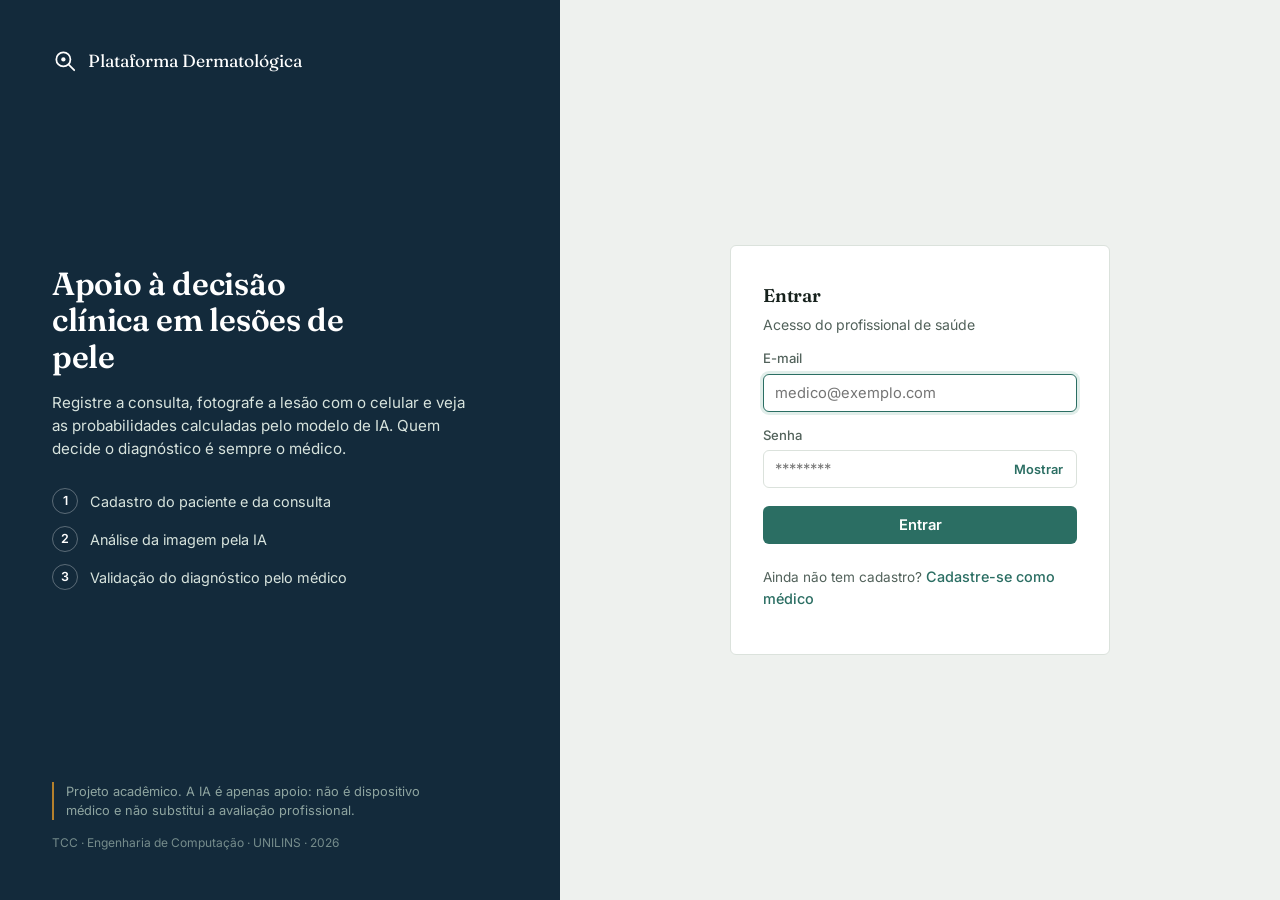
<file: backend/src/main/resources/static/index.html>
<!DOCTYPE html>
<html lang="pt-br">
<head><meta charset="UTF-8">
  <meta name="viewport" content="width=device-width, initial-scale=1">
  <meta name="theme-color" content="#132A3B"><title>Redirecionando...</title>
<script>window.location.href = "login.html";</script>
</head>
<body></body>
</html>
</file>
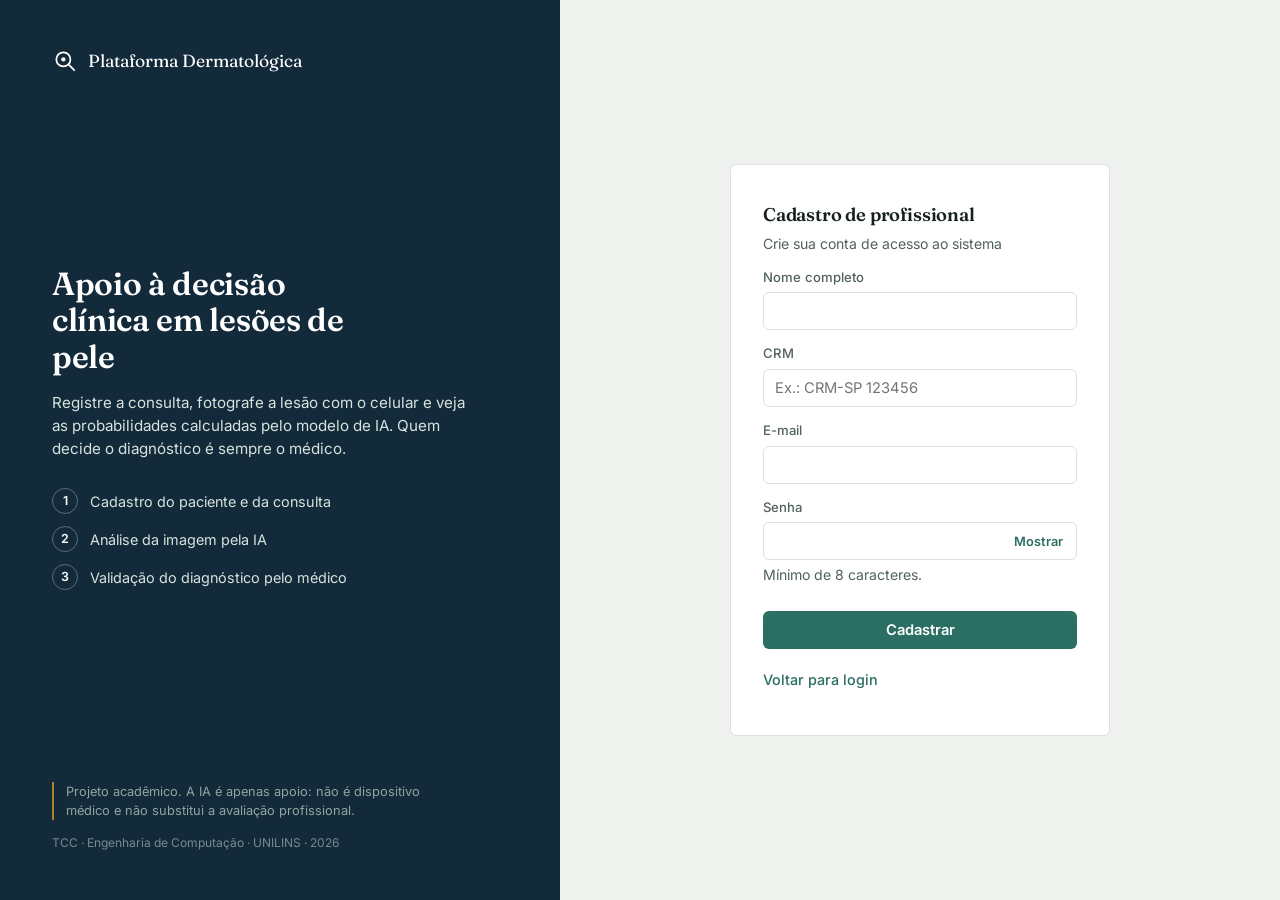
<file: backend/src/main/resources/static/cadastro-medico.html>
<!DOCTYPE html>
<html lang="pt-br">
<head>
  <meta charset="UTF-8">
  <meta name="viewport" content="width=device-width, initial-scale=1">
  <meta name="theme-color" content="#132A3B">
  <title>Cadastro de Médico - Plataforma Dermatológica</title>
  <link rel="icon" href="data:image/svg+xml,%3Csvg xmlns='http://www.w3.org/2000/svg' viewBox='0 0 24 24'%3E%3Crect width='24' height='24' rx='5' fill='%23132A3B'/%3E%3Ccircle cx='10.5' cy='10.5' r='5.5' fill='none' stroke='%23fff' stroke-width='1.8'/%3E%3Ccircle cx='10.5' cy='10.5' r='1.8' fill='%23fff'/%3E%3Cline x1='14.6' y1='14.6' x2='19' y2='19' stroke='%23fff' stroke-width='1.8' stroke-linecap='round'/%3E%3C/svg%3E">
  <link rel="stylesheet" href="css/style.css">
</head>
<body>
  <div class="auth-shell auth-split">
    <section class="auth-painel">
      <div class="auth-painel-marca">
        <svg width="26" height="26" viewBox="0 0 24 24" fill="none" stroke="#fff" stroke-width="1.6">
          <circle cx="10.5" cy="10.5" r="6.5"/>
          <circle cx="10.5" cy="10.5" r="2" fill="#fff" stroke="none"/>
          <line x1="15.2" y1="15.2" x2="20.5" y2="20.5" stroke-linecap="round"/>
        </svg>
        Plataforma Dermatológica
      </div>

      <div class="auth-painel-corpo">
        <h1>Apoio à decisão clínica em lesões de pele</h1>
        <p>Registre a consulta, fotografe a lesão com o celular e veja as probabilidades calculadas pelo modelo de IA. Quem decide o diagnóstico é sempre o médico.</p>
        <ul class="auth-passos">
          <li><span>1</span> Cadastro do paciente e da consulta</li>
          <li><span>2</span> Análise da imagem pela IA</li>
          <li><span>3</span> Validação do diagnóstico pelo médico</li>
        </ul>
      </div>

      <p class="auth-aviso">Projeto acadêmico. A IA é apenas apoio: não é dispositivo médico e não substitui a avaliação profissional.</p>
      <p class="auth-rodape">TCC · Engenharia de Computação · UNILINS · 2026</p>
    </section>

    <main class="auth-form-lado">
      <form class="auth-card" onsubmit="cadastrar(event)" novalidate>
        <h2>Cadastro de profissional</h2>
        <p>Crie sua conta de acesso ao sistema</p>

        <label for="nome">Nome completo</label>
        <input type="text" id="nome" autocomplete="name">

        <label for="crm">CRM</label>
        <input type="text" id="crm" placeholder="Ex.: CRM-SP 123456" autocomplete="off">

        <label for="email">E-mail</label>
        <input type="email" id="email" autocomplete="email">

        <label for="senha">Senha</label>
        <div class="campo-senha">
          <input type="password" id="senha" minlength="8" autocomplete="new-password">
          <button type="button" class="btn-ver-senha" onclick="alternarSenha('senha', this)" aria-label="Mostrar senha">Mostrar</button>
        </div>
        <p class="dica-campo">Mínimo de 8 caracteres.</p>

        <button type="submit" class="primary" id="btnCadastrar" style="width:100%;">Cadastrar</button>
        <div id="msg" class="msg"></div>

        <p style="margin-top:20px; font-size:0.85rem;">
          <a class="link-simple" href="login.html">Voltar para login</a>
        </p>
      </form>
    </main>
  </div>

  <script src="js/api.js"></script>
  <script>
    // Mesmas regras do backend; retorna a mensagem de erro ou null
    function erroFormulario(dados) {
      if (!dados.nome.trim() || !dados.crm.trim() || !dados.email.trim() || !dados.senha) {
        return "Preencha todos os campos: nome, CRM, e-mail e senha.";
      }
      if (!emailValido(dados.email)) return "E-mail inválido. Use o formato nome@exemplo.com.";
      if (dados.senha.length < SENHA_TAMANHO_MINIMO) {
        return `A senha deve ter no mínimo ${SENHA_TAMANHO_MINIMO} caracteres.`;
      }
      return null;
    }

    async function cadastrar(evento) {
      evento.preventDefault();
      const dados = {
        nome: document.getElementById("nome").value,
        crm: document.getElementById("crm").value,
        email: document.getElementById("email").value,
        senha: document.getElementById("senha").value,
      };
      const msg = document.getElementById("msg");
      const erro = erroFormulario(dados);
      if (erro) {
        msg.textContent = "Erro ao cadastrar: " + erro;
        msg.className = "msg erro";
        return;
      }
      const botao = document.getElementById("btnCadastrar");
      try {
        await comCarregamento(botao, "Cadastrando...", () => cadastrarMedico(dados));
        msg.textContent = "Cadastro realizado! Redirecionando para login...";
        msg.className = "msg sucesso";
        botao.disabled = true; // evita um segundo cadastro durante o redirecionamento
        setTimeout(() => window.location.href = "login.html", 1200);
      } catch (e) {
        msg.textContent = "Erro ao cadastrar: " + e.message;
        msg.className = "msg erro";
      }
    }
  </script>
</body>
</html>
</file>
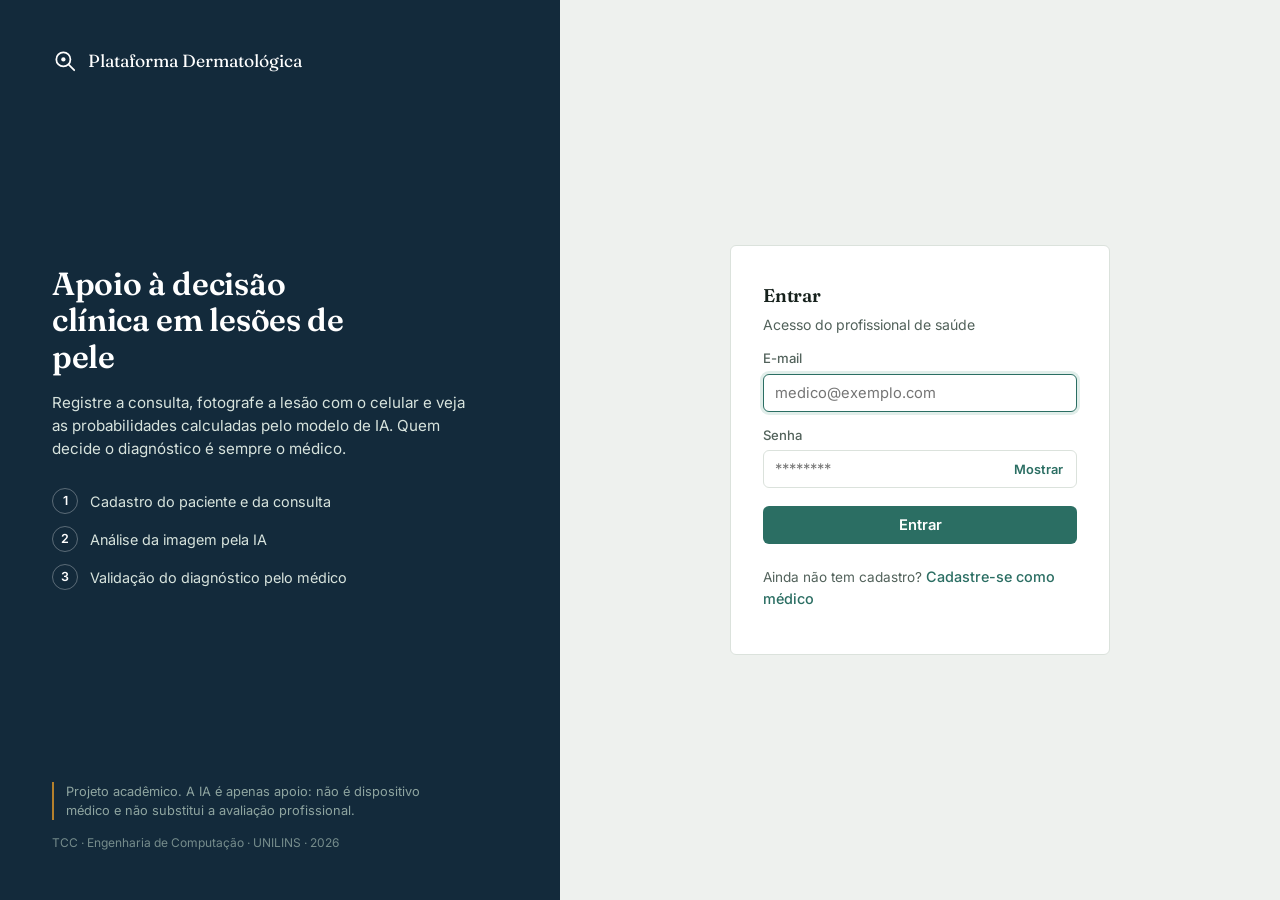
<file: backend/src/main/resources/static/consulta.html>
<!DOCTYPE html>
<html lang="pt-br">
<head>
  <meta charset="UTF-8">
  <meta name="viewport" content="width=device-width, initial-scale=1">
  <meta name="theme-color" content="#132A3B">
  <title>Consulta - Plataforma Dermatológica</title>
  <link rel="icon" href="data:image/svg+xml,%3Csvg xmlns='http://www.w3.org/2000/svg' viewBox='0 0 24 24'%3E%3Crect width='24' height='24' rx='5' fill='%23132A3B'/%3E%3Ccircle cx='10.5' cy='10.5' r='5.5' fill='none' stroke='%23fff' stroke-width='1.8'/%3E%3Ccircle cx='10.5' cy='10.5' r='1.8' fill='%23fff'/%3E%3Cline x1='14.6' y1='14.6' x2='19' y2='19' stroke='%23fff' stroke-width='1.8' stroke-linecap='round'/%3E%3C/svg%3E">
  <link rel="stylesheet" href="css/style.css">
</head>
<body>
  <div class="app-shell">
    <aside class="sidebar">
      <div class="brand">
        <svg width="26" height="26" viewBox="0 0 24 24" fill="none" stroke="#fff" stroke-width="1.6">
          <circle cx="10.5" cy="10.5" r="6.5"/>
          <circle cx="10.5" cy="10.5" r="2" fill="#fff" stroke="none"/>
          <line x1="15.2" y1="15.2" x2="20.5" y2="20.5" stroke-linecap="round"/>
        </svg>
        <span class="brand-text">Plataforma<br>Dermatológica</span>
      </div>
      <nav>
        <a href="dashboard.html">
          <svg width="18" height="18" viewBox="0 0 24 24" fill="none" stroke="currentColor" stroke-width="1.8"><rect x="3" y="3" width="7" height="7" rx="1.2"/><rect x="14" y="3" width="7" height="7" rx="1.2"/><rect x="3" y="14" width="7" height="7" rx="1.2"/><rect x="14" y="14" width="7" height="7" rx="1.2"/></svg>
          Dashboard
        </a>
        <a href="pacientes.html" class="active">
          <svg width="18" height="18" viewBox="0 0 24 24" fill="none" stroke="currentColor" stroke-width="1.8"><circle cx="12" cy="8" r="3.4"/><path d="M5 20c0-3.5 3.1-6 7-6s7 2.5 7 6" stroke-linecap="round"/></svg>
          Pacientes
        </a>
      </nav>
      <div class="sidebar-footer">
        <button onclick="logout()">Sair</button>
      </div>
    </aside>

    <main class="content">
      <div class="page-header">
        <h1>Nova consulta — <span id="nomePaciente"></span></h1>
        <p>Registre a consulta, envie a imagem da lesão e valide o resultado sugerido pela IA.</p>
      </div>

      <div class="card">
        <h2>1. Dados da consulta</h2>
        <label>Observações</label>
        <textarea id="observacoes" rows="3" placeholder="Ex: lesão pigmentada no antebraço esquerdo"></textarea>
        <button class="primary" id="btnRegistrar" onclick="iniciarConsulta()">Registrar consulta</button>
        <div id="msgConsulta" class="msg"></div>
      </div>

      <div class="card" id="cardUpload" style="display:none;">
        <h2>2. Imagem da lesão</h2>
        <p>Tire uma foto da lesão ou escolha uma imagem já salva. A foto é reduzida automaticamente antes do envio.</p>

        <!-- Dois inputs escondidos: um abre a camera traseira (capture), outro a galeria/arquivos -->
        <input type="file" id="inputCamera" accept="image/*" capture="environment" hidden onchange="selecionarArquivo(this)">
        <input type="file" id="inputGaleria" accept="image/*" hidden onchange="selecionarArquivo(this)">

        <div class="acoes-foto">
          <button type="button" class="btn-outline btn-camera" onclick="document.getElementById('inputCamera').click()">
            <svg width="18" height="18" viewBox="0 0 24 24" fill="none" stroke="currentColor" stroke-width="1.8" stroke-linecap="round" stroke-linejoin="round"><path d="M4 8h3l1.6-2.4h6.8L17 8h3a1 1 0 0 1 1 1v9a1 1 0 0 1-1 1H4a1 1 0 0 1-1-1V9a1 1 0 0 1 1-1z"/><circle cx="12" cy="13" r="3.6"/></svg>
            Tirar foto
          </button>
          <button type="button" class="btn-outline" onclick="document.getElementById('inputGaleria').click()">
            <svg width="18" height="18" viewBox="0 0 24 24" fill="none" stroke="currentColor" stroke-width="1.8" stroke-linecap="round" stroke-linejoin="round"><rect x="3" y="4" width="18" height="16" rx="2"/><circle cx="9" cy="10" r="1.8"/><path d="M21 16l-5-5-8 8"/></svg>
            Escolher da galeria
          </button>
        </div>

        <img id="previewLocal" alt="Pré-visualização da foto" style="display:none; margin-top:14px; width:160px; height:160px; object-fit:cover; border-radius:6px; border:1px solid var(--border);">
        <div id="infoFoto" class="info-foto"></div>

        <button class="primary" id="btnEnviar" onclick="enviarImagem()">Enviar para análise da IA</button>
        <div id="msgUpload" class="msg"></div>
      </div>

      <div class="card" id="cardResultado" style="display:none;">
        <h2>3. Resultado da IA e validação médica</h2>
        <p>Estes percentuais são apenas suporte à decisão. O diagnóstico final deve ser validado pelo médico.</p>
        <div class="resultado-layout">
          <div class="hist-foto">
            <img id="imagemEnviada" class="foto-ampliavel" alt="Imagem da lesão enviada" style="width:150px; height:150px; object-fit:cover; border-radius:6px; border:1px solid var(--border);">
            <small>Clique para ampliar</small>
          </div>
          <div id="probabilidades" class="resultado-probs"></div>
        </div>

        <form id="formValidacao" onsubmit="validar(event)" novalidate>
          <label for="diagnosticoFinal" style="margin-top:20px;">Diagnóstico final validado pelo médico</label>
          <input type="text" id="diagnosticoFinal" placeholder="Ex: Nevo benigno - sem indicação de biópsia" autocomplete="off">
          <div class="chips" id="sugestoes"></div>
          <button type="submit" class="primary" id="btnValidar">Confirmar e salvar no prontuário</button>
        </form>
        <div id="msgValidacao" class="msg"></div>
        <div id="posValidacao" class="acoes-pos-validacao" style="display:none;">
          <span class="badge ok">Validado pelo médico</span>
          <a class="link-simple" id="linkHistorico" href="#">Ver histórico do paciente</a>
          <a class="link-simple" href="pacientes.html">Voltar para pacientes</a>
        </div>
      </div>
    </main>
  </div>

  <script src="js/api.js"></script>
  <script>
    exigirLogin();

    const params = new URLSearchParams(window.location.search);
    const pacienteId = params.get("pacienteId");
    const nomePaciente = params.get("nome") || "";
    document.getElementById("nomePaciente").textContent = nomePaciente;
    document.getElementById("linkHistorico").href =
      `historico.html?pacienteId=${pacienteId}&nome=${encodeURIComponent(nomePaciente)}`;

    let consultaAtual = null;
    let resultadoAtual = null;

    async function iniciarConsulta() {
      const observacoes = document.getElementById("observacoes");
      const botao = document.getElementById("btnRegistrar");
      const msg = document.getElementById("msgConsulta");
      try {
        consultaAtual = await comCarregamento(botao, "Registrando...", () => criarConsulta(pacienteId, observacoes.value));
        msg.textContent = "Consulta registrada (id " + consultaAtual.id + "). Agora envie a imagem da lesão.";
        msg.className = "msg sucesso";
        // A consulta ja existe: trava a etapa 1 para nao registrar outra por engano
        botao.disabled = true;
        botao.textContent = "Consulta registrada";
        observacoes.readOnly = true;
        document.getElementById("cardUpload").style.display = "block";
        document.getElementById("cardUpload").scrollIntoView({ behavior: "smooth", block: "start" });
      } catch (e) {
        msg.textContent = "Erro: " + e.message;
        msg.className = "msg erro";
      }
    }

    // ----- Captura / selecao da foto -----
    let arquivoPronto = null; // arquivo ja reduzido, pronto para enviar

    function formatarTamanho(bytes) {
      return bytes >= 1048576 ? (bytes / 1048576).toFixed(1) + " MB" : Math.round(bytes / 1024) + " KB";
    }

    // Reduz a foto no proprio aparelho (celulares geram fotos de 5-12 MB; o limite do servidor e 10 MB).
    // Mantem a proporcao, limita o maior lado a 1600 px e converte para JPEG.
    async function comprimirImagem(file, maxLado = 1600, qualidade = 0.85) {
      let bitmap;
      try {
        bitmap = await createImageBitmap(file, { imageOrientation: "from-image" }); // respeita a rotacao da foto
      } catch (e1) {
        try { bitmap = await createImageBitmap(file); }
        catch (e2) { return { arquivo: file, largura: null, altura: null }; } // formato nao suportado: envia o original
      }
      const escala = Math.min(1, maxLado / Math.max(bitmap.width, bitmap.height));
      const largura = Math.round(bitmap.width * escala);
      const altura = Math.round(bitmap.height * escala);

      const canvas = document.createElement("canvas");
      canvas.width = largura;
      canvas.height = altura;
      canvas.getContext("2d").drawImage(bitmap, 0, 0, largura, altura);
      if (bitmap.close) bitmap.close();

      const blob = await new Promise(resolve => canvas.toBlob(resolve, "image/jpeg", qualidade));
      if (!blob || (escala === 1 && blob.size >= file.size)) {
        return { arquivo: file, largura: bitmap.width, altura: bitmap.height };
      }
      const nome = file.name.replace(/\.[^.]+$/, "") + ".jpg";
      return { arquivo: new File([blob], nome, { type: "image/jpeg" }), largura, altura };
    }

    async function selecionarArquivo(input) {
      const original = input.files[0];
      const preview = document.getElementById("previewLocal");
      const info = document.getElementById("infoFoto");
      const msg = document.getElementById("msgUpload");
      msg.textContent = "";
      arquivoPronto = null;
      if (!original) { preview.style.display = "none"; info.textContent = ""; return; }

      info.textContent = "Preparando a foto...";
      const resultado = await comprimirImagem(original);
      arquivoPronto = resultado.arquivo;

      preview.src = URL.createObjectURL(arquivoPronto);
      preview.style.display = "block";
      info.textContent = resultado.arquivo === original
        ? "Foto original: " + formatarTamanho(original.size)
        : `Foto reduzida: ${formatarTamanho(original.size)} → ${formatarTamanho(arquivoPronto.size)} (${resultado.largura}×${resultado.altura})`;

      // permite escolher o mesmo arquivo de novo depois, se necessario
      input.value = "";
    }

    async function enviarImagem() {
      const msg = document.getElementById("msgUpload");
      const btn = document.getElementById("btnEnviar");
      if (!arquivoPronto) { msg.textContent = "Tire uma foto ou escolha uma imagem primeiro."; msg.className = "msg erro"; return; }

      msg.textContent = "Enviando e analisando a imagem. Na primeira análise após um tempo parado, pode levar cerca de 1 minuto.";
      msg.className = "msg";
      try {
        resultadoAtual = await comCarregamento(btn, "Analisando...", () => uploadImagem(consultaAtual.id, arquivoPronto));
        msg.textContent = "Imagem enviada e analisada pela IA.";
        msg.className = "msg sucesso";
        exibirResultado(resultadoAtual);
        document.getElementById("cardResultado").scrollIntoView({ behavior: "smooth" });
      } catch (e) {
        msg.textContent = "Erro: " + e.message;
        msg.className = "msg erro";
      }
    }

    async function analisarNovamente(botao) {
      const msg = document.getElementById("msgReanalise");
      botao.disabled = true;
      botao.textContent = "Analisando...";
      msg.textContent = "Se a IA estava parada, pode levar cerca de 1 minuto.";
      msg.className = "msg";
      try {
        resultadoAtual = await reanalisarImagem(resultadoAtual.imagem.id);
        exibirResultado(resultadoAtual);
      } catch (e) {
        msg.textContent = "Erro: " + e.message;
        msg.className = "msg erro";
        botao.disabled = false;
        botao.textContent = "Analisar novamente";
      }
    }

    // Volta a etapa 3 ao estado inicial (ex.: enviou outra foto na mesma consulta)
    function prepararValidacao(visivel) {
      document.getElementById("formValidacao").style.display = visivel ? "block" : "none";
      document.getElementById("posValidacao").style.display = "none";
      document.getElementById("msgValidacao").textContent = "";
      const campo = document.getElementById("diagnosticoFinal");
      campo.value = "";
      campo.readOnly = false;
      document.getElementById("sugestoes").style.display = "flex";
      const botao = document.getElementById("btnValidar");
      botao.disabled = false;
      botao.textContent = "Confirmar e salvar no prontuário";
    }

    // Atalhos com as classes mais provaveis: so preenchem o campo, o medico ainda revisa e confirma
    function mostrarSugestoes(entradas) {
      const div = document.getElementById("sugestoes");
      div.innerHTML = '<span class="chips-rotulo">Atalhos:</span>';
      entradas.slice(0, 3).forEach(([categoria]) => {
        const chip = document.createElement("button");
        chip.type = "button";
        chip.className = "chip";
        chip.textContent = categoria;
        chip.onclick = () => {
          const campo = document.getElementById("diagnosticoFinal");
          if (campo.readOnly) return;
          campo.value = categoria;
          campo.focus();
        };
        div.appendChild(chip);
      });
    }

    function exibirResultado(resultado) {
      document.getElementById("cardResultado").style.display = "block";

      const imagemEl = document.getElementById("imagemEnviada");
      const caminho = resultado.imagem.caminhoArquivo.replace(/\\/g, "/");
      imagemEl.src = "/" + caminho.substring(caminho.indexOf("uploads/"));
      imagemEl.onclick = () => ampliarImagem(imagemEl.src, "Imagem enviada nesta consulta");

      const div = document.getElementById("probabilidades");
      div.innerHTML = "";

      const probs = lerProbabilidades(resultado.vetorProbabilidades);

      // A IA falhou (fora do ar, acordando no Render etc.): mostra o aviso e permite tentar de novo
      prepararValidacao(!probs.erro);
      if (probs.erro) {
        const aviso = document.createElement("p");
        aviso.className = "msg erro";
        aviso.textContent = "A IA não conseguiu analisar esta imagem (" + probs.erro + "). A foto foi salva; tente analisar novamente.";
        const botao = document.createElement("button");
        botao.type = "button";
        botao.className = "btn-outline";
        botao.textContent = "Analisar novamente";
        botao.onclick = () => analisarNovamente(botao);
        const msgReanalise = document.createElement("div");
        msgReanalise.id = "msgReanalise";
        msgReanalise.className = "msg";
        div.append(aviso, botao, msgReanalise);
        return;
      }

      div.innerHTML = htmlProbabilidades(probs.entradas);
      mostrarSugestoes(probs.entradas);
    }

    async function validar(evento) {
      evento.preventDefault();
      const campo = document.getElementById("diagnosticoFinal");
      const botao = document.getElementById("btnValidar");
      const msg = document.getElementById("msgValidacao");
      const diagnostico = campo.value.trim();
      if (!diagnostico) {
        msg.textContent = "Informe o diagnóstico final antes de confirmar.";
        msg.className = "msg erro";
        campo.focus();
        return;
      }
      try {
        await comCarregamento(botao, "Salvando...", () => validarResultado(resultadoAtual.id, diagnostico));
        msg.textContent = "Diagnóstico validado e salvo no prontuário do paciente.";
        msg.className = "msg sucesso";
        // Validado: trava o campo e mostra os proximos passos
        campo.readOnly = true;
        botao.disabled = true;
        botao.textContent = "Diagnóstico salvo";
        document.getElementById("sugestoes").style.display = "none";
        document.getElementById("posValidacao").style.display = "flex";
      } catch (e) {
        msg.textContent = "Erro: " + e.message;
        msg.className = "msg erro";
      }
    }
  </script>
</body>
</html>
</file>
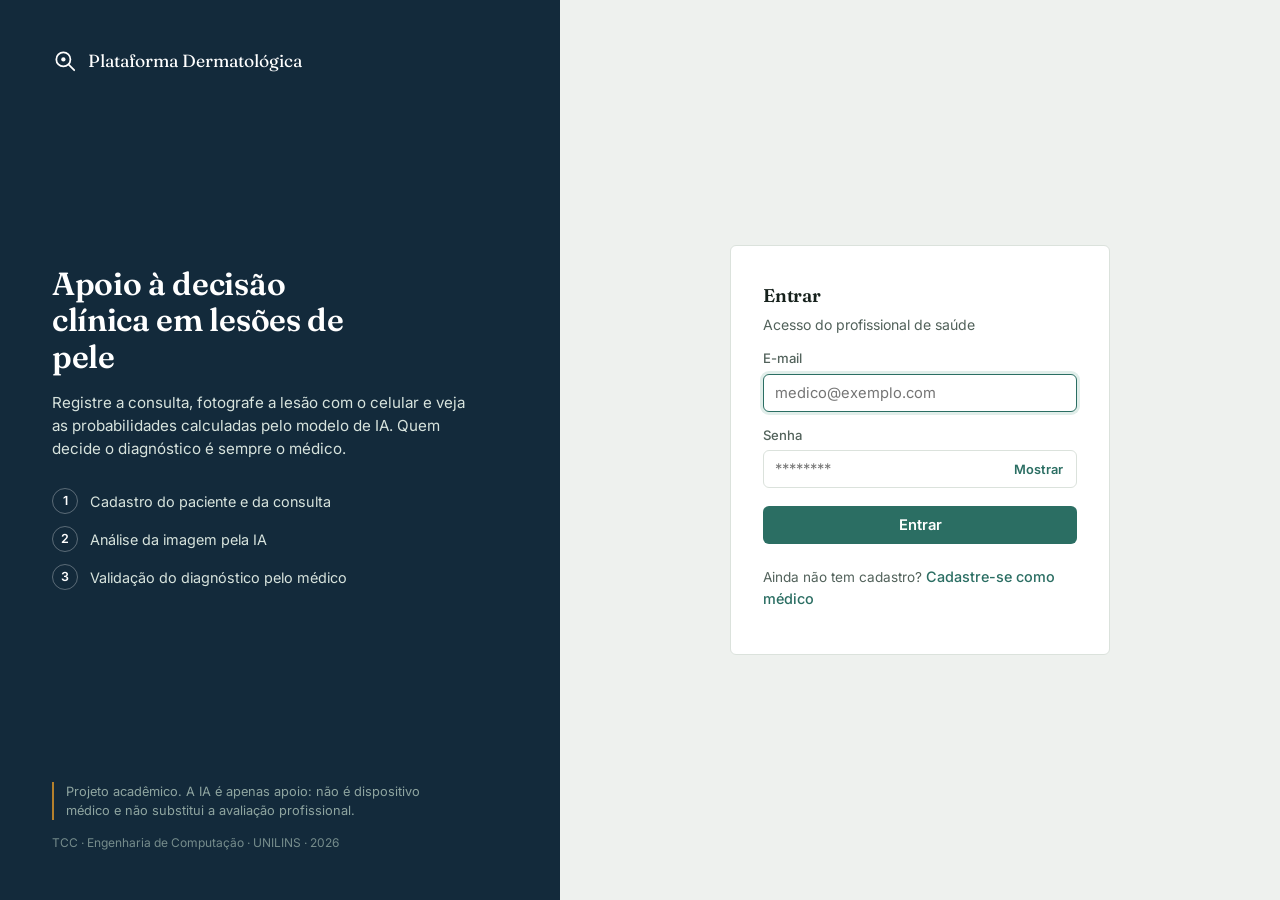
<file: backend/src/main/resources/static/dashboard.html>
<!DOCTYPE html>
<html lang="pt-br">
<head>
  <meta charset="UTF-8">
  <meta name="viewport" content="width=device-width, initial-scale=1">
  <meta name="theme-color" content="#132A3B">
  <title>Dashboard - Plataforma Dermatológica</title>
  <link rel="icon" href="data:image/svg+xml,%3Csvg xmlns='http://www.w3.org/2000/svg' viewBox='0 0 24 24'%3E%3Crect width='24' height='24' rx='5' fill='%23132A3B'/%3E%3Ccircle cx='10.5' cy='10.5' r='5.5' fill='none' stroke='%23fff' stroke-width='1.8'/%3E%3Ccircle cx='10.5' cy='10.5' r='1.8' fill='%23fff'/%3E%3Cline x1='14.6' y1='14.6' x2='19' y2='19' stroke='%23fff' stroke-width='1.8' stroke-linecap='round'/%3E%3C/svg%3E">
  <link rel="stylesheet" href="css/style.css">
</head>
<body>
  <div class="app-shell">
    <aside class="sidebar">
      <div class="brand">
        <svg width="26" height="26" viewBox="0 0 24 24" fill="none" stroke="#fff" stroke-width="1.6">
          <circle cx="10.5" cy="10.5" r="6.5"/>
          <circle cx="10.5" cy="10.5" r="2" fill="#fff" stroke="none"/>
          <line x1="15.2" y1="15.2" x2="20.5" y2="20.5" stroke-linecap="round"/>
        </svg>
        <span class="brand-text">Plataforma<br>Dermatológica</span>
      </div>
      <nav>
        <a href="dashboard.html" class="active">
          <svg width="18" height="18" viewBox="0 0 24 24" fill="none" stroke="currentColor" stroke-width="1.8"><rect x="3" y="3" width="7" height="7" rx="1.2"/><rect x="14" y="3" width="7" height="7" rx="1.2"/><rect x="3" y="14" width="7" height="7" rx="1.2"/><rect x="14" y="14" width="7" height="7" rx="1.2"/></svg>
          Dashboard
        </a>
        <a href="pacientes.html">
          <svg width="18" height="18" viewBox="0 0 24 24" fill="none" stroke="currentColor" stroke-width="1.8"><circle cx="12" cy="8" r="3.4"/><path d="M5 20c0-3.5 3.1-6 7-6s7 2.5 7 6" stroke-linecap="round"/></svg>
          Pacientes
        </a>
      </nav>
      <div class="sidebar-footer">
        <button onclick="logout()">Sair</button>
      </div>
    </aside>

    <main class="content">
      <div class="page-header">
        <p class="saudacao" id="saudacao"></p>
        <h1>Visão geral</h1>
        <p>Indicadores consolidados a partir dos dados cadastrados, para apoiar a priorização do seu trabalho.</p>
      </div>

      <div class="card">
        <div class="kpi-grid" id="kpiGrid"></div>
      </div>

      <div class="card">
        <h2>Casos pendentes de validação</h2>
        <p>Análises de IA já geradas, mas que ainda não foram confirmadas por um médico (etapa <em>Human-in-the-loop</em>).</p>
        <div id="alertaPendentes"></div>
      </div>

      <div class="card">
        <h2>Distribuição das suspeitas indicadas pela IA</h2>
        <p>Categoria com maior probabilidade retornada pela IA em cada imagem analisada. Não substitui o diagnóstico médico validado.</p>
        <div id="graficoDistribuicao"></div>
      </div>
    </main>
  </div>

  <script src="js/api.js"></script>
  <script>
    exigirLogin();

    // "Bom dia, Ana" conforme o horario do aparelho
    (function mostrarSaudacao() {
      const hora = new Date().getHours();
      const periodo = hora < 12 ? "Bom dia" : hora < 18 ? "Boa tarde" : "Boa noite";
      const nome = primeiroNome(localStorage.getItem("dermato_nome"));
      document.getElementById("saudacao").textContent = nome ? `${periodo}, ${nome}` : periodo;
    })();

    async function carregarDashboard() {
      const kpis = document.getElementById("kpiGrid");
      kpis.innerHTML = "<p class='info-foto'>Carregando indicadores...</p>";
      let resumo;
      try {
        resumo = await buscarResumoDashboard();
      } catch (e) {
        kpis.innerHTML = `<p class="msg erro">Não foi possível carregar os indicadores: ${escaparHtml(e.message)}</p>`;
        return;
      }

      document.getElementById("kpiGrid").innerHTML = `
        <div class="kpi-box"><div class="kpi-valor">${resumo.totalPacientes}</div><div class="kpi-label">Pacientes cadastrados</div></div>
        <div class="kpi-box"><div class="kpi-valor">${resumo.totalConsultas}</div><div class="kpi-label">Consultas registradas</div></div>
        <div class="kpi-box"><div class="kpi-valor">${resumo.totalImagens}</div><div class="kpi-label">Imagens analisadas</div></div>
        <div class="kpi-box"><div class="kpi-valor">${resumo.totalValidados}</div><div class="kpi-label">Diagnósticos validados</div></div>
      `;

      const alerta = document.getElementById("alertaPendentes");
      alerta.innerHTML = resumo.totalPendentes > 0
        ? `<span class="badge">${resumo.totalPendentes} caso(s) aguardando validação médica</span>
           <p style="font-size:0.85rem; margin-top:10px;"><a class="link-simple" href="pacientes.html">Ir para Pacientes</a></p>`
        : `<span class="badge ok">Nenhum caso pendente — tudo validado</span>`;

      const grafico = document.getElementById("graficoDistribuicao");
      const entradas = Object.entries(resumo.distribuicaoDiagnosticoIA || {});
      if (entradas.length === 0) {
        grafico.innerHTML = "<p style='color:var(--ink-soft); font-size:0.85rem;'>Ainda não há imagens analisadas suficientes para gerar este gráfico.</p>";
        return;
      }
      const total = entradas.reduce((soma, [, qtd]) => soma + qtd, 0);
      grafico.innerHTML = entradas
        .sort((a, b) => b[1] - a[1])
        .map(([categoria, qtd]) => {
          const pct = Math.round((qtd / total) * 100);
          return `<div class="prob-row">
                    <div class="prob-linha">
                      <span>${escaparHtml(categoria)}</span>
                      <span class="prob-pct">${qtd} ${qtd === 1 ? "caso" : "casos"} · ${pct}%</span>
                    </div>
                    <div class="prob-bar-bg"><div class="prob-bar" style="width:${pct}%"></div></div>
                  </div>`;
        }).join("");
    }

    carregarDashboard();
  </script>
</body>
</html>
</file>
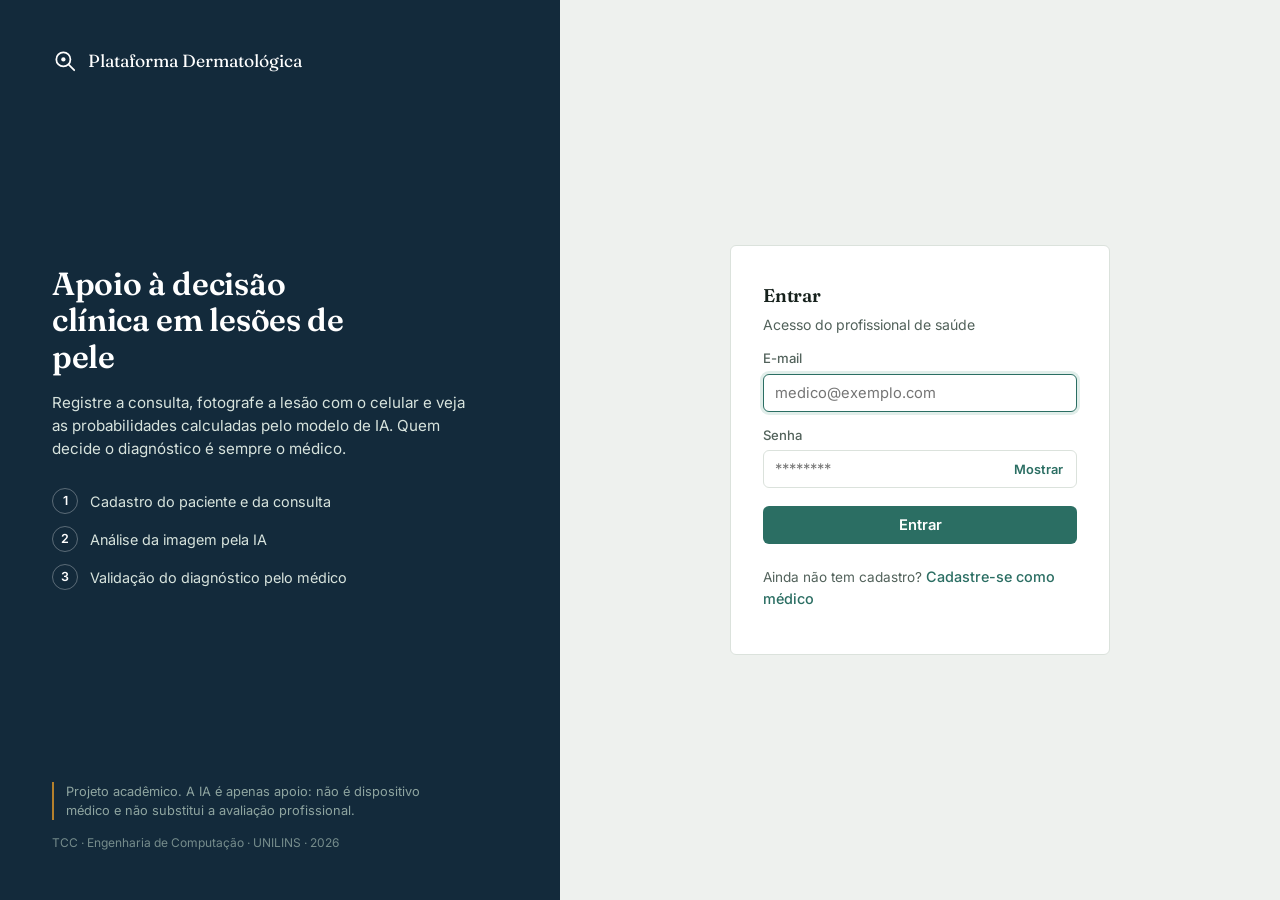
<file: backend/src/main/resources/static/historico.html>
<!DOCTYPE html>
<html lang="pt-br">
<head>
  <meta charset="UTF-8">
  <meta name="viewport" content="width=device-width, initial-scale=1">
  <meta name="theme-color" content="#132A3B">
  <title>Histórico - Plataforma Dermatológica</title>
  <link rel="icon" href="data:image/svg+xml,%3Csvg xmlns='http://www.w3.org/2000/svg' viewBox='0 0 24 24'%3E%3Crect width='24' height='24' rx='5' fill='%23132A3B'/%3E%3Ccircle cx='10.5' cy='10.5' r='5.5' fill='none' stroke='%23fff' stroke-width='1.8'/%3E%3Ccircle cx='10.5' cy='10.5' r='1.8' fill='%23fff'/%3E%3Cline x1='14.6' y1='14.6' x2='19' y2='19' stroke='%23fff' stroke-width='1.8' stroke-linecap='round'/%3E%3C/svg%3E">
  <link rel="stylesheet" href="css/style.css">
</head>
<body>
  <div class="app-shell">
    <aside class="sidebar">
      <div class="brand">
        <svg width="26" height="26" viewBox="0 0 24 24" fill="none" stroke="#fff" stroke-width="1.6">
          <circle cx="10.5" cy="10.5" r="6.5"/>
          <circle cx="10.5" cy="10.5" r="2" fill="#fff" stroke="none"/>
          <line x1="15.2" y1="15.2" x2="20.5" y2="20.5" stroke-linecap="round"/>
        </svg>
        <span class="brand-text">Plataforma<br>Dermatológica</span>
      </div>
      <nav>
        <a href="dashboard.html">
          <svg width="18" height="18" viewBox="0 0 24 24" fill="none" stroke="currentColor" stroke-width="1.8"><rect x="3" y="3" width="7" height="7" rx="1.2"/><rect x="14" y="3" width="7" height="7" rx="1.2"/><rect x="3" y="14" width="7" height="7" rx="1.2"/><rect x="14" y="14" width="7" height="7" rx="1.2"/></svg>
          Dashboard
        </a>
        <a href="pacientes.html" class="active">
          <svg width="18" height="18" viewBox="0 0 24 24" fill="none" stroke="currentColor" stroke-width="1.8"><circle cx="12" cy="8" r="3.4"/><path d="M5 20c0-3.5 3.1-6 7-6s7 2.5 7 6" stroke-linecap="round"/></svg>
          Pacientes
        </a>
      </nav>
      <div class="sidebar-footer">
        <button onclick="logout()">Sair</button>
      </div>
    </aside>

    <main class="content">
      <div class="page-header">
        <h1>Histórico — <span id="nomePaciente"></span></h1>
        <p>Consultas, imagens, probabilidades calculadas pela IA e diagnósticos validados pelo médico.</p>
      </div>

      <div class="card">
        <div class="ficha-paciente" id="fichaPaciente"><p class="info-foto">Carregando prontuário...</p></div>
        <div class="ficha-acoes">
          <a class="btn-link" href="#" id="linkNovaConsulta">+ Registrar nova consulta</a>
        </div>
      </div>

      <div id="msgErro" class="msg erro"></div>
      <div id="listaConsultas"></div>

      <div class="card" id="cardVazio" style="display:none;">
        <p style="color:var(--ink-soft); margin:0;">Este paciente ainda não possui consultas registradas.</p>
      </div>
    </main>
  </div>

  <script src="js/api.js"></script>
  <script>
    exigirLogin();

    const params = new URLSearchParams(window.location.search);
    const pacienteId = params.get("pacienteId");
    const nomeNaUrl = params.get("nome") || "";
    document.getElementById("nomePaciente").textContent = nomeNaUrl;
    document.getElementById("linkNovaConsulta").href =
      `consulta.html?pacienteId=${pacienteId}&nome=${encodeURIComponent(nomeNaUrl)}`;

    // Clique em qualquer foto do historico abre a versao ampliada
    document.getElementById("listaConsultas").addEventListener("click", (e) => {
      const img = e.target.closest("img.foto-ampliavel");
      if (img) ampliarImagem(img.src, img.dataset.legenda);
    });

    function itemFicha(rotulo, valor) {
      return `<div class="ficha-item">
                <div class="ficha-rotulo">${rotulo}</div>
                <div class="ficha-valor">${escaparHtml(valor || "-")}</div>
              </div>`;
    }

    function renderizarFicha(paciente, consultas) {
      const idade = calcularIdade(paciente.dataNascimento);
      const nascimento = paciente.dataNascimento
        ? `${formatarData(paciente.dataNascimento)} (${idade} ${idade === 1 ? "ano" : "anos"})`
        : "-";
      const ultima = consultas.length ? formatarDataHora(consultas[0].consulta.dataConsulta) : "Nenhuma";
      document.getElementById("fichaPaciente").innerHTML =
        itemFicha("CPF", paciente.cpf) +
        itemFicha("Nascimento", nascimento) +
        itemFicha("Telefone", paciente.telefone) +
        itemFicha("E-mail", paciente.email) +
        itemFicha("Consultas", String(consultas.length)) +
        itemFicha("Última consulta", ultima);
    }

    // Quadro do topo de cada imagem: diagnostico validado (destaque) ou pendente
    function htmlDiagnostico(resultado) {
      if (resultado && resultado.validado) {
        return `<div class="diag-box ok">
                  <div class="diag-rotulo">Diagnóstico validado pelo médico</div>
                  <div class="diag-valor">${escaparHtml(resultado.diagnosticoValidado || "-")}</div>
                  ${resultado.dataValidacao ? `<div class="diag-data">em ${formatarDataHora(resultado.dataValidacao)}</div>` : ""}
                </div>`;
      }
      return `<div class="diag-box">
                <div class="diag-rotulo">Aguardando validação</div>
                <div class="diag-data">${resultado ? "O médico ainda não confirmou o diagnóstico desta imagem." : "Ainda sem resultado da IA."}</div>
              </div>`;
    }

    function htmlImagem(img, dataConsulta) {
      const caminho = img.imagem.caminhoArquivo.replace(/\\/g, "/");
      const urlImagem = "/" + caminho.substring(caminho.indexOf("uploads/"));
      const resultado = img.resultado;

      let blocoIA = "";
      if (resultado) {
        const probs = lerProbabilidades(resultado.vetorProbabilidades);
        blocoIA = probs.erro
          ? `<p class="msg erro">Resultado da IA indisponível (${escaparHtml(probs.erro)}).</p>`
          : `<p class="subtitulo-ia">Probabilidades calculadas pela IA (apoio à decisão)</p>${htmlProbabilidades(probs.entradas, 3)}`;
      }

      return `
        <div class="hist-item">
          <div class="hist-foto">
            <img src="${escaparHtml(urlImagem)}" class="foto-ampliavel" alt="Imagem da lesão"
                 data-legenda="Consulta em ${escaparHtml(dataConsulta)}">
            <small>Clique para ampliar</small>
          </div>
          <div class="hist-resultado">${htmlDiagnostico(resultado)}${blocoIA}</div>
        </div>`;
    }

    // Selo no canto do cartao: resume a situacao das imagens da consulta
    function seloConsulta(imagens) {
      if (!imagens || imagens.length === 0) return "";
      const pendentes = imagens.filter(i => !i.resultado || !i.resultado.validado).length;
      return pendentes === 0
        ? `<span class="badge ok">Validada</span>`
        : `<span class="badge">${pendentes === 1 ? "1 imagem pendente" : pendentes + " imagens pendentes"}</span>`;
    }

    async function carregarHistorico() {
      let prontuario;
      try {
        prontuario = await buscarProntuario(pacienteId);
      } catch (e) {
        document.getElementById("fichaPaciente").innerHTML = "";
        document.getElementById("msgErro").textContent = "Não foi possível carregar o histórico: " + e.message;
        return;
      }

      const paciente = prontuario.paciente;
      const consultas = prontuario.consultas || [];
      consultas.sort((a, b) => new Date(b.consulta.dataConsulta) - new Date(a.consulta.dataConsulta));

      // Usa o nome do banco (o da URL pode estar desatualizado)
      document.getElementById("nomePaciente").textContent = paciente.nome;
      document.getElementById("linkNovaConsulta").href =
        `consulta.html?pacienteId=${paciente.id}&nome=${encodeURIComponent(paciente.nome)}`;
      renderizarFicha(paciente, consultas);

      if (consultas.length === 0) {
        document.getElementById("cardVazio").style.display = "block";
        return;
      }

      const container = document.getElementById("listaConsultas");
      container.innerHTML = consultas.map(item => {
        const consulta = item.consulta;
        const data = formatarDataHora(consulta.dataConsulta);

        // Rastreabilidade (modelo de clinica): mostra qual medico realizou a consulta
        const medico = consulta.medico;
        const atendidoPor = medico
          ? `<div class="consulta-medico">Atendido por: <strong>${escaparHtml(medico.nome)}</strong> (${escaparHtml(medico.crm)})</div>`
          : "";

        const imagensHtml = (!item.imagens || item.imagens.length === 0)
          ? "<p style='color:var(--ink-soft); font-size:0.85rem; margin-top:12px;'>Nenhuma imagem enviada nesta consulta.</p>"
          : item.imagens.map(img => htmlImagem(img, data)).join("");

        return `
          <div class="card">
            <div class="consulta-topo">
              <div>
                <h2>Consulta em ${data}</h2>
                ${atendidoPor}
              </div>
              ${seloConsulta(item.imagens)}
            </div>
            <p class="consulta-obs">${consulta.observacoes ? escaparHtml(consulta.observacoes) : "<em>Sem observações registradas.</em>"}</p>
            ${imagensHtml}
          </div>`;
      }).join("");
    }

    carregarHistorico();
  </script>
</body>
</html>
</file>
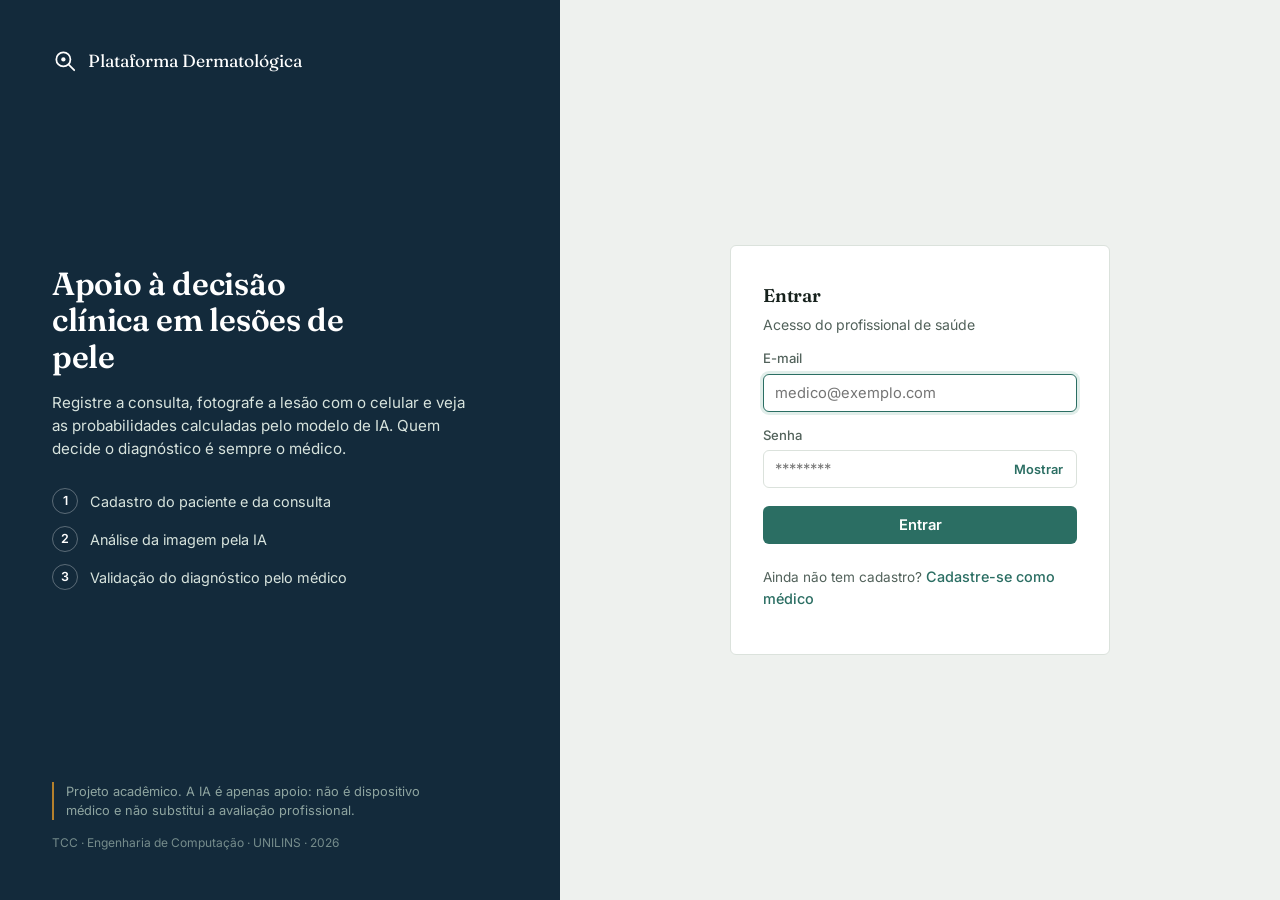
<file: backend/src/main/resources/static/login.html>
<!DOCTYPE html>
<html lang="pt-br">
<head>
  <meta charset="UTF-8">
  <meta name="viewport" content="width=device-width, initial-scale=1">
  <meta name="theme-color" content="#132A3B">
  <title>Entrar - Plataforma Dermatológica</title>
  <link rel="icon" href="data:image/svg+xml,%3Csvg xmlns='http://www.w3.org/2000/svg' viewBox='0 0 24 24'%3E%3Crect width='24' height='24' rx='5' fill='%23132A3B'/%3E%3Ccircle cx='10.5' cy='10.5' r='5.5' fill='none' stroke='%23fff' stroke-width='1.8'/%3E%3Ccircle cx='10.5' cy='10.5' r='1.8' fill='%23fff'/%3E%3Cline x1='14.6' y1='14.6' x2='19' y2='19' stroke='%23fff' stroke-width='1.8' stroke-linecap='round'/%3E%3C/svg%3E">
  <link rel="stylesheet" href="css/style.css">
</head>
<body>
  <div class="auth-shell auth-split">
    <section class="auth-painel">
      <div class="auth-painel-marca">
        <svg width="26" height="26" viewBox="0 0 24 24" fill="none" stroke="#fff" stroke-width="1.6">
          <circle cx="10.5" cy="10.5" r="6.5"/>
          <circle cx="10.5" cy="10.5" r="2" fill="#fff" stroke="none"/>
          <line x1="15.2" y1="15.2" x2="20.5" y2="20.5" stroke-linecap="round"/>
        </svg>
        Plataforma Dermatológica
      </div>

      <div class="auth-painel-corpo">
        <h1>Apoio à decisão clínica em lesões de pele</h1>
        <p>Registre a consulta, fotografe a lesão com o celular e veja as probabilidades calculadas pelo modelo de IA. Quem decide o diagnóstico é sempre o médico.</p>
        <ul class="auth-passos">
          <li><span>1</span> Cadastro do paciente e da consulta</li>
          <li><span>2</span> Análise da imagem pela IA</li>
          <li><span>3</span> Validação do diagnóstico pelo médico</li>
        </ul>
      </div>

      <p class="auth-aviso">Projeto acadêmico. A IA é apenas apoio: não é dispositivo médico e não substitui a avaliação profissional.</p>
      <p class="auth-rodape">TCC · Engenharia de Computação · UNILINS · 2026</p>
    </section>

    <main class="auth-form-lado">
      <form class="auth-card" onsubmit="fazerLogin(event)" novalidate>
        <h2>Entrar</h2>
        <p>Acesso do profissional de saúde</p>

        <label for="email">E-mail</label>
        <input type="email" id="email" placeholder="medico@exemplo.com" autocomplete="username" autofocus>

        <label for="senha">Senha</label>
        <div class="campo-senha">
          <input type="password" id="senha" placeholder="********" autocomplete="current-password">
          <button type="button" class="btn-ver-senha" onclick="alternarSenha('senha', this)" aria-label="Mostrar senha">Mostrar</button>
        </div>

        <button type="submit" class="primary" id="btnEntrar" style="width:100%;">Entrar</button>
        <div id="msg" class="msg"></div>

        <p style="margin-top:22px; font-size:0.85rem; color:var(--ink-soft);">
          Ainda não tem cadastro? <a class="link-simple" href="cadastro-medico.html">Cadastre-se como médico</a>
        </p>
      </form>
    </main>
  </div>

  <script src="js/api.js"></script>
  <script>
    // Quem ja esta logado vai direto para o Dashboard (se o token tiver vencido, o 401 traz de volta)
    if (getToken()) window.location.href = "dashboard.html";

    async function fazerLogin(evento) {
      evento.preventDefault();
      const email = document.getElementById("email").value.trim();
      const senha = document.getElementById("senha").value;
      const msg = document.getElementById("msg");
      msg.textContent = "";
      if (!email || !senha) {
        msg.textContent = "Informe o e-mail e a senha.";
        msg.className = "msg erro";
        return;
      }
      try {
        const dados = await comCarregamento(document.getElementById("btnEntrar"), "Entrando...", () => login(email, senha));
        setSessao(dados.token, dados.nome, dados.email);
        window.location.href = "dashboard.html";
      } catch (e) {
        msg.textContent = e instanceof TypeError
          ? "Não foi possível conectar ao servidor. Tente novamente em instantes."
          : "Falha no login: verifique e-mail e senha.";
        msg.className = "msg erro";
      }
    }
  </script>
</body>
</html>
</file>
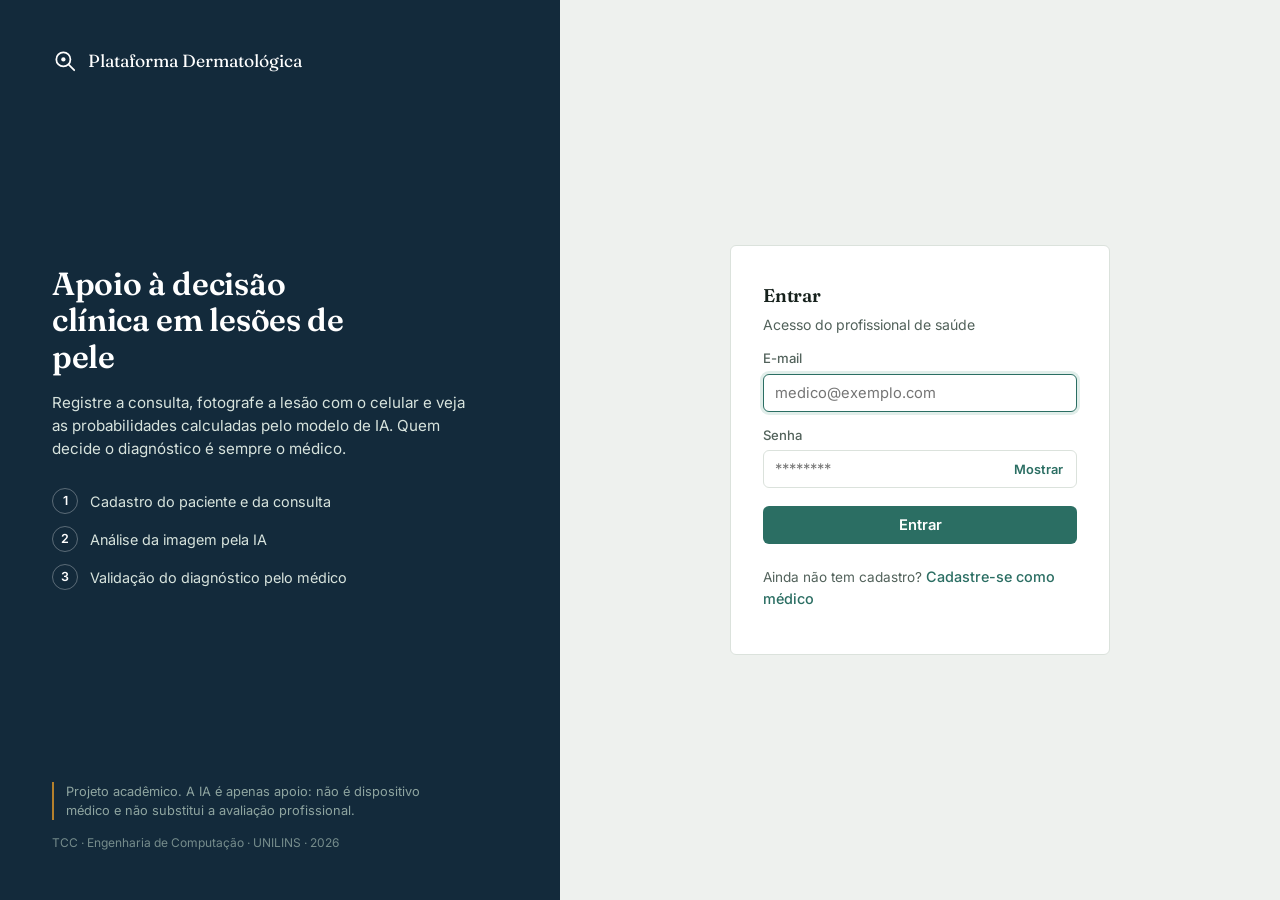
<file: backend/src/main/resources/static/pacientes.html>
<!DOCTYPE html>
<html lang="pt-br">
<head>
  <meta charset="UTF-8">
  <meta name="viewport" content="width=device-width, initial-scale=1">
  <meta name="theme-color" content="#132A3B">
  <title>Pacientes - Plataforma Dermatológica</title>
  <link rel="icon" href="data:image/svg+xml,%3Csvg xmlns='http://www.w3.org/2000/svg' viewBox='0 0 24 24'%3E%3Crect width='24' height='24' rx='5' fill='%23132A3B'/%3E%3Ccircle cx='10.5' cy='10.5' r='5.5' fill='none' stroke='%23fff' stroke-width='1.8'/%3E%3Ccircle cx='10.5' cy='10.5' r='1.8' fill='%23fff'/%3E%3Cline x1='14.6' y1='14.6' x2='19' y2='19' stroke='%23fff' stroke-width='1.8' stroke-linecap='round'/%3E%3C/svg%3E">
  <link rel="stylesheet" href="css/style.css">
</head>
<body>
  <div class="app-shell">
    <aside class="sidebar">
      <div class="brand">
        <svg width="26" height="26" viewBox="0 0 24 24" fill="none" stroke="#fff" stroke-width="1.6">
          <circle cx="10.5" cy="10.5" r="6.5"/>
          <circle cx="10.5" cy="10.5" r="2" fill="#fff" stroke="none"/>
          <line x1="15.2" y1="15.2" x2="20.5" y2="20.5" stroke-linecap="round"/>
        </svg>
        <span class="brand-text">Plataforma<br>Dermatológica</span>
      </div>
      <nav>
        <a href="dashboard.html">
          <svg width="18" height="18" viewBox="0 0 24 24" fill="none" stroke="currentColor" stroke-width="1.8"><rect x="3" y="3" width="7" height="7" rx="1.2"/><rect x="14" y="3" width="7" height="7" rx="1.2"/><rect x="3" y="14" width="7" height="7" rx="1.2"/><rect x="14" y="14" width="7" height="7" rx="1.2"/></svg>
          Dashboard
        </a>
        <a href="pacientes.html" class="active">
          <svg width="18" height="18" viewBox="0 0 24 24" fill="none" stroke="currentColor" stroke-width="1.8"><circle cx="12" cy="8" r="3.4"/><path d="M5 20c0-3.5 3.1-6 7-6s7 2.5 7 6" stroke-linecap="round"/></svg>
          Pacientes
        </a>
      </nav>
      <div class="sidebar-footer">
        <button onclick="logout()">Sair</button>
      </div>
    </aside>

    <main class="content">
      <div class="page-header">
        <h1>Pacientes</h1>
        <p>Cadastre, edite e acompanhe o histórico clínico de cada paciente.</p>
      </div>

      <form class="card" id="cardFormPaciente" onsubmit="salvarPaciente(event)" novalidate>
        <h2 id="tituloForm">Novo paciente</h2>
        <label for="nome">Nome</label>
        <input type="text" id="nome" autocomplete="off">
        <label for="cpf">CPF</label>
        <input type="text" id="cpf" placeholder="000.000.000-00" inputmode="numeric" maxlength="14" autocomplete="off">
        <label for="dataNascimento">Data de nascimento</label>
        <input type="date" id="dataNascimento">
        <label for="telefone">Telefone</label>
        <input type="tel" id="telefone" placeholder="(00) 00000-0000" inputmode="numeric" maxlength="15" autocomplete="off">
        <label for="email">E-mail</label>
        <input type="email" id="email" autocomplete="off">

        <button type="submit" class="primary" id="btnSalvar">Cadastrar paciente</button>
        <button type="button" class="secondary" id="btnCancelarEdicao" style="display:none;" onclick="cancelarEdicao()">Cancelar edição</button>
        <div id="msg" class="msg"></div>
      </form>

      <div class="card">
        <h2>Pacientes cadastrados</h2>
        <div class="lista-controles">
          <div class="campo-busca">
            <label for="busca">Buscar por nome ou CPF</label>
            <input type="search" id="busca" placeholder="Ex.: Maria ou 123.456" autocomplete="off">
          </div>
          <div class="campo-ordem">
            <label for="ordenacao">Ordenar por</label>
            <select id="ordenacao">
              <option value="nome|asc">Nome (A–Z)</option>
              <option value="nome|desc">Nome (Z–A)</option>
              <option value="criadoEm|desc">Cadastro mais recente</option>
              <option value="criadoEm|asc">Cadastro mais antigo</option>
            </select>
          </div>
        </div>
        <table id="tabelaPacientes" class="tabela-responsiva">
          <thead><tr><th>Nome</th><th>CPF</th><th>Telefone</th><th>Ações</th></tr></thead>
          <tbody></tbody>
        </table>
        <p id="listaVazia" class="lista-vazia" style="display:none;"></p>
        <div id="paginacao" class="paginacao" style="display:none;">
          <button class="secondary" id="btnAnterior" onclick="mudarPagina(-1)">« Anterior</button>
          <span id="paginacaoInfo" class="paginacao-info"></span>
          <button class="secondary" id="btnProxima" onclick="mudarPagina(1)">Próxima »</button>
        </div>
        <div id="msgLista" class="msg erro"></div>
      </div>
    </main>
  </div>

  <script src="js/api.js"></script>
  <script>
    exigirLogin();

    const TAMANHO_PAGINA = 10;

    let pacienteEmEdicaoId = null;
    let pacientesCache = [];     // pacientes da pagina atual (usado por Editar/Excluir)
    let paginaAtual = 0;         // comeca em 0, como na API
    let ultimoPedido = 0;        // evita que uma resposta antiga sobrescreva a mais nova
    let temporizadorBusca = null;

    function filtrosAtuais() {
      const [ordenar, direcao] = document.getElementById("ordenacao").value.split("|");
      return {
        busca: document.getElementById("busca").value,
        pagina: paginaAtual,
        tamanho: TAMANHO_PAGINA,
        ordenar,
        direcao,
      };
    }

    async function carregarPacientes() {
      const pedido = ++ultimoPedido;
      const filtros = filtrosAtuais();
      const msgLista = document.getElementById("msgLista");
      let dados;
      try {
        dados = await buscarPacientes(filtros);
      } catch (e) {
        msgLista.textContent = "Erro ao carregar pacientes: " + e.message;
        return;
      }
      if (pedido !== ultimoPedido) return; // o usuario ja digitou outra coisa
      msgLista.textContent = "";

      // Se a pagina ficou vazia (ex.: excluiu o ultimo paciente dela), volta para a ultima existente
      if (dados.conteudo.length === 0 && paginaAtual > 0 && dados.totalPaginas > 0) {
        paginaAtual = dados.totalPaginas - 1;
        return carregarPacientes();
      }

      pacientesCache = dados.conteudo;
      renderizarPaginacao(dados, filtros.busca);

      const tbody = document.querySelector("#tabelaPacientes tbody");
      tbody.innerHTML = "";
      pacientesCache.forEach(p => {
        const tr = document.createElement("tr");
        const nomeUrl = encodeURIComponent(p.nome);
        tr.innerHTML = `
          <td data-label="Nome">${escaparHtml(p.nome)}</td>
          <td data-label="CPF">${escaparHtml(p.cpf)}</td>
          <td data-label="Telefone">${escaparHtml(p.telefone || "-")}</td>
          <td class="acoes">
            <a class="link-simple" href="consulta.html?pacienteId=${p.id}&nome=${nomeUrl}">Nova consulta</a><span class="sep"> · </span>
            <a class="link-simple" href="historico.html?pacienteId=${p.id}&nome=${nomeUrl}">Histórico</a><span class="sep"> · </span>
            <a class="link-simple" href="#" onclick="editarPaciente(${p.id}); return false;">Editar</a><span class="sep"> · </span>
            <a class="link-simple" href="#" onclick="excluirPaciente(${p.id}); return false;">Excluir</a>
          </td>`;
        tbody.appendChild(tr);
      });
    }

    function renderizarPaginacao(dados, busca) {
      const vazio = dados.totalElementos === 0;
      document.getElementById("tabelaPacientes").style.display = vazio ? "none" : "";
      document.getElementById("paginacao").style.display = vazio ? "none" : "flex";

      const listaVazia = document.getElementById("listaVazia");
      listaVazia.style.display = vazio ? "block" : "none";
      listaVazia.textContent = busca.trim()
        ? "Nenhum paciente encontrado para esta busca."
        : "Nenhum paciente cadastrado ainda.";

      const total = dados.totalElementos;
      document.getElementById("paginacaoInfo").textContent =
        `Página ${dados.pagina + 1} de ${Math.max(dados.totalPaginas, 1)} (${total} paciente${total === 1 ? "" : "s"})`;
      document.getElementById("btnAnterior").disabled = dados.pagina <= 0;
      document.getElementById("btnProxima").disabled = dados.pagina >= dados.totalPaginas - 1;
    }

    function mudarPagina(delta) {
      paginaAtual = Math.max(0, paginaAtual + delta);
      carregarPacientes();
    }

    // Busca enquanto digita, esperando 300 ms de pausa para nao chamar o servidor a cada tecla
    document.getElementById("busca").addEventListener("input", () => {
      clearTimeout(temporizadorBusca);
      temporizadorBusca = setTimeout(() => {
        paginaAtual = 0;
        carregarPacientes();
      }, 300);
    });

    document.getElementById("ordenacao").addEventListener("change", () => {
      paginaAtual = 0;
      carregarPacientes();
    });

    // Data de hoje no fuso do navegador, no formato do input date (AAAA-MM-DD)
    function hojeLocal() {
      const agora = new Date();
      return new Date(agora.getTime() - agora.getTimezoneOffset() * 60000).toISOString().slice(0, 10);
    }
    document.getElementById("dataNascimento").max = hojeLocal();

    document.getElementById("cpf").addEventListener("input", (e) => {
      e.target.value = formatarCpf(e.target.value);
    });
    document.getElementById("telefone").addEventListener("input", (e) => {
      e.target.value = formatarTelefone(e.target.value);
    });

    // Mesmas regras do backend; retorna a mensagem de erro ou null
    function erroFormulario(dados) {
      if (!dados.nome.trim()) return "O nome do paciente é obrigatório.";
      if (!pacienteEmEdicaoId) {
        if (!dados.cpf.trim()) return "O CPF do paciente é obrigatório.";
        if (!cpfValido(dados.cpf)) return "CPF inválido. Confira os 11 números digitados.";
      }
      if (dados.email.trim() && !emailValido(dados.email)) return "E-mail inválido. Use o formato nome@exemplo.com.";
      if (dados.dataNascimento && dados.dataNascimento > hojeLocal()) {
        return "A data de nascimento não pode ser no futuro.";
      }
      return null;
    }

    async function salvarPaciente(evento) {
      evento.preventDefault();
      const dados = {
        nome: document.getElementById("nome").value,
        cpf: document.getElementById("cpf").value,
        dataNascimento: document.getElementById("dataNascimento").value,
        telefone: document.getElementById("telefone").value,
        email: document.getElementById("email").value,
      };
      const msg = document.getElementById("msg");
      const erro = erroFormulario(dados);
      if (erro) {
        msg.textContent = "Erro: " + erro;
        msg.className = "msg erro";
        return;
      }
      const editando = pacienteEmEdicaoId;
      try {
        await comCarregamento(document.getElementById("btnSalvar"), "Salvando...",
          () => editando ? atualizarPaciente(editando, dados) : criarPaciente(dados));
        msg.textContent = editando ? "Paciente atualizado com sucesso." : "Paciente cadastrado com sucesso.";
        msg.className = "msg sucesso";
        cancelarEdicao();
        carregarPacientes();
      } catch (e) {
        msg.textContent = "Erro: " + e.message;
        msg.className = "msg erro";
      }
    }

    function editarPaciente(id) {
      const p = pacientesCache.find(x => x.id === id);
      if (!p) return;
      pacienteEmEdicaoId = id;
      document.getElementById("tituloForm").textContent = "Editando: " + p.nome;
      document.getElementById("nome").value = p.nome || "";
      document.getElementById("cpf").value = p.cpf || "";
      document.getElementById("cpf").readOnly = true; // o CPF nao pode ser alterado depois do cadastro
      document.getElementById("cpf").title = "O CPF não pode ser alterado.";
      document.getElementById("dataNascimento").value = p.dataNascimento || "";
      document.getElementById("telefone").value = p.telefone || "";
      document.getElementById("email").value = p.email || "";
      document.getElementById("btnSalvar").textContent = "Salvar alterações";
      document.getElementById("btnCancelarEdicao").style.display = "inline-block";
      document.getElementById("cardFormPaciente").scrollIntoView({ behavior: "smooth" });
    }

    function cancelarEdicao() {
      pacienteEmEdicaoId = null;
      document.getElementById("tituloForm").textContent = "Novo paciente";
      document.getElementById("nome").value = "";
      document.getElementById("cpf").value = "";
      document.getElementById("cpf").readOnly = false;
      document.getElementById("cpf").title = "";
      document.getElementById("dataNascimento").value = "";
      document.getElementById("telefone").value = "";
      document.getElementById("email").value = "";
      document.getElementById("btnSalvar").textContent = "Cadastrar paciente";
      document.getElementById("btnCancelarEdicao").style.display = "none";
    }

    async function excluirPaciente(id) {
      const p = pacientesCache.find(x => x.id === id);
      const confirmou = await confirmar({
        titulo: "Excluir paciente?",
        mensagem: `O cadastro de "${p ? p.nome : id}" será removido. Pacientes com consultas registradas não podem ser excluídos.`,
        textoConfirmar: "Excluir",
        perigo: true,
      });
      if (!confirmou) return;
      const msg = document.getElementById("msg");
      try {
        await removerPaciente(id);
        msg.textContent = "Paciente excluído.";
        msg.className = "msg sucesso";
        carregarPacientes();
      } catch (e) {
        msg.textContent = "Não foi possível excluir: " + e.message;
        msg.className = "msg erro";
      }
    }

    carregarPacientes();
  </script>
</body>
</html>
</file>
<file: backend/src/main/resources/static/css/style.css>
/* =====================================================================
   Plataforma Dermatologica - Design tokens
   Paleta clinica (navy + verde-clinico), tipografia Fraunces + Inter.
   ===================================================================== */
@import url('https://fonts.googleapis.com/css2?family=Fraunces:opsz,wght@9..144,500;9..144,600;9..144,700&family=Inter:wght@400;500;600;700&display=swap');

:root {
  --paper: #EEF1EE;
  --surface: #FFFFFF;
  --ink: #16211C;
  --ink-soft: #52625B;
  --ink-faint: #8A968F;

  --sidebar-bg: #132A3B;
  --sidebar-ink: #D7E3DD;
  --sidebar-ink-dim: #8FA5A0;
  --sidebar-active: #1D3F4F;

  --accent: #2B6E63;
  --accent-dark: #1E5148;
  --accent-soft: #E1EEEA;

  --gold: #B4802C;
  --gold-soft: #F5EAD3;

  --danger: #A6453B;
  --danger-soft: #F3E1DE;

  --success: #3F7D5C;
  --success-soft: #E1EFE5;

  --border: #DBE2DC;
  --radius: 6px;

  --font-display: 'Fraunces', Georgia, serif;
  --font-body: 'Inter', -apple-system, BlinkMacSystemFont, "Segoe UI", sans-serif;
}

* { box-sizing: border-box; }

body {
  margin: 0;
  font-family: var(--font-body);
  background: var(--paper);
  color: var(--ink);
  font-size: 15px;
  line-height: 1.5;
}

h1, h2, h3 {
  font-family: var(--font-display);
  font-weight: 600;
  color: var(--ink);
  margin: 0;
  letter-spacing: -0.01em;
}

/* ===================== Layout com navegacao lateral ===================== */
.app-shell {
  display: flex;
  min-height: 100vh;
}

.sidebar {
  width: 220px;
  flex-shrink: 0;
  background: var(--sidebar-bg);
  color: var(--sidebar-ink);
  display: flex;
  flex-direction: column;
  padding: 24px 16px;
  position: fixed;
  top: 0;
  left: 0;
  height: 100vh;
}

.sidebar .brand {
  display: flex;
  align-items: center;
  gap: 10px;
  padding: 0 8px 24px 8px;
  border-bottom: 1px solid rgba(255,255,255,0.08);
  margin-bottom: 20px;
}

.sidebar .brand svg { flex-shrink: 0; }

.sidebar .brand-text {
  font-family: var(--font-display);
  font-size: 1.05rem;
  line-height: 1.15;
  color: #fff;
}

.sidebar nav {
  display: flex;
  flex-direction: column;
  gap: 2px;
  flex: 1;
}

.sidebar nav a {
  display: flex;
  align-items: center;
  gap: 10px;
  color: var(--sidebar-ink-dim);
  text-decoration: none;
  padding: 9px 10px;
  border-radius: var(--radius);
  font-size: 0.9rem;
  font-weight: 500;
  transition: background 0.15s ease, color 0.15s ease;
}

.sidebar nav a svg { flex-shrink: 0; opacity: 0.85; }

.sidebar nav a:hover {
  background: rgba(255,255,255,0.06);
  color: var(--sidebar-ink);
}

.sidebar nav a.active {
  background: var(--sidebar-active);
  color: #fff;
}

.sidebar-footer {
  border-top: 1px solid rgba(255,255,255,0.08);
  padding-top: 14px;
}

.sidebar-footer button {
  width: 100%;
  background: transparent;
  border: 1px solid rgba(255,255,255,0.18);
  color: var(--sidebar-ink);
  padding: 8px 10px;
  border-radius: var(--radius);
  cursor: pointer;
  font-size: 0.85rem;
  font-family: var(--font-body);
}

.sidebar-footer button:hover {
  background: rgba(255,255,255,0.08);
}

.content {
  margin-left: 220px;
  flex: 1;
  padding: 40px 48px;
  max-width: 900px;
}

.page-header {
  margin-bottom: 24px;
}

.page-header h1 {
  font-size: 1.6rem;
}

.page-header p {
  color: var(--ink-soft);
  margin-top: 6px;
  font-size: 0.92rem;
  max-width: 62ch;
}

/* ===================== Cartoes ===================== */
.card {
  background: var(--surface);
  border: 1px solid var(--border);
  border-radius: var(--radius);
  padding: 24px;
  margin-bottom: 20px;
}

.card h2 {
  font-size: 1.05rem;
  margin-bottom: 4px;
}

.card > p:first-of-type {
  color: var(--ink-soft);
  font-size: 0.88rem;
  margin-top: 4px;
  margin-bottom: 16px;
}

/* ===================== Formularios ===================== */
label {
  display: block;
  margin-top: 14px;
  font-size: 0.82rem;
  color: var(--ink-soft);
  font-weight: 500;
}

input, textarea, select {
  width: 100%;
  padding: 9px 11px;
  margin-top: 5px;
  border: 1px solid var(--border);
  border-radius: var(--radius);
  font-size: 0.92rem;
  font-family: var(--font-body);
  background: var(--surface);
  color: var(--ink);
}

input:focus, textarea:focus, select:focus {
  outline: none;
  border-color: var(--accent);
  box-shadow: 0 0 0 3px var(--accent-soft);
}

/* Campo que nao pode ser editado (ex.: CPF ao editar paciente) */
input[readonly] {
  background: var(--paper);
  color: var(--ink-soft);
  cursor: not-allowed;
}

.dica-campo {
  margin: 4px 0 0;
  font-size: 0.78rem;
  color: var(--ink-faint);
}

button.primary {
  margin-top: 18px;
  background: var(--accent);
  color: #fff;
  border: none;
  padding: 10px 20px;
  border-radius: var(--radius);
  cursor: pointer;
  font-size: 0.92rem;
  font-weight: 600;
  font-family: var(--font-body);
}

button.primary:hover { background: var(--accent-dark); }

button.secondary {
  margin-top: 8px;
  margin-left: 8px;
  background: transparent;
  color: var(--ink-soft);
  border: 1px solid var(--border);
  padding: 9px 16px;
  border-radius: var(--radius);
  cursor: pointer;
  font-family: var(--font-body);
  font-size: 0.88rem;
}

button.secondary:hover { background: var(--paper); }

.msg { margin-top: 12px; font-size: 0.88rem; }
.msg.erro { color: var(--danger); }
.msg.sucesso { color: var(--success); }

/* Busca/ordenacao e paginacao da lista de pacientes */
.lista-controles { display: flex; gap: 12px; flex-wrap: wrap; margin-bottom: 14px; }
.lista-controles .campo-busca { flex: 2 1 240px; }
.lista-controles .campo-ordem { flex: 1 1 180px; }
.lista-controles label { margin-top: 0; }
.lista-vazia { color: var(--ink-soft); font-style: italic; padding: 12px 4px; }
.paginacao {
  display: flex; align-items: center; justify-content: space-between;
  gap: 10px; margin-top: 14px; font-size: 0.88rem; color: var(--ink-soft);
}
.paginacao button.secondary { margin: 0; width: auto; }
.paginacao button.secondary:disabled { opacity: 0.45; cursor: default; background: transparent; }

/* ===================== Tabelas ===================== */
table { width: 100%; border-collapse: collapse; margin-top: 8px; }
th, td { text-align: left; padding: 10px 6px; border-bottom: 1px solid var(--border); font-size: 0.88rem; }
th { color: var(--ink-soft); font-weight: 600; font-size: 0.8rem; }
tr:last-child td { border-bottom: none; }

/* ===================== Barra de probabilidade ===================== */
.prob-bar-bg { background: var(--paper); border-radius: 4px; height: 8px; margin-top: 5px; overflow: hidden; }
.prob-bar { background: var(--accent); height: 8px; border-radius: 4px; }
.prob-row { margin-bottom: 12px; font-size: 0.88rem; }
.prob-linha { display: flex; justify-content: space-between; align-items: baseline; gap: 12px; }
.prob-pct { font-variant-numeric: tabular-nums; font-weight: 600; white-space: nowrap; }

/* Resultado da IA: a classe mais provavel em destaque, as demais mais discretas */
.prob-lista .prob-row { color: var(--ink-soft); }
.prob-lista .prob-row .prob-bar { background: #A9BDB6; }
.prob-lista .prob-top {
  color: var(--ink);
  background: var(--accent-soft);
  border-radius: var(--radius);
  padding: 10px 12px;
  margin-bottom: 14px;
}
.prob-lista .prob-row:not(.prob-top) { padding: 0 12px; }
.prob-mais summary { padding: 0 12px; }
.prob-lista .prob-top .prob-nome { font-weight: 600; }
.prob-lista .prob-top .prob-pct { font-size: 1.05rem; color: var(--accent-dark); }
.prob-lista .prob-top .prob-bar { background: var(--accent); }
.prob-lista .prob-top .prob-bar-bg { background: var(--surface); }
.prob-tag {
  display: inline-block;
  margin-left: 6px;
  padding: 1px 8px;
  border-radius: 20px;
  background: var(--accent);
  color: #fff;
  font-size: 0.68rem;
  font-weight: 600;
  letter-spacing: 0.02em;
  vertical-align: 2px;
}
.prob-mais summary {
  cursor: pointer;
  color: var(--accent);
  font-size: 0.84rem;
  font-weight: 500;
  margin-bottom: 10px;
}
.prob-mais[open] summary { margin-bottom: 12px; }

/* ===================== Badges ===================== */
.badge {
  display: inline-block;
  padding: 3px 10px;
  border-radius: 20px;
  font-size: 0.76rem;
  font-weight: 600;
  background: var(--gold-soft);
  color: var(--gold);
}
.badge.ok { background: var(--success-soft); color: var(--success); }

.link-simple { color: var(--accent); text-decoration: none; font-size: 0.9rem; font-weight: 500; }
.link-simple:hover { text-decoration: underline; }

/* ===================== Tela de autenticacao (login/cadastro) ===================== */
.auth-shell {
  min-height: 100vh;
  display: flex;
  align-items: center;
  justify-content: center;
  padding: 24px;
}

.auth-card {
  background: var(--surface);
  border: 1px solid var(--border);
  border-radius: var(--radius);
  padding: 36px 32px;
  width: 100%;
  max-width: 380px;
}

.auth-brand {
  display: flex;
  align-items: center;
  gap: 10px;
  margin-bottom: 24px;
}

.auth-brand .brand-text {
  font-family: var(--font-display);
  font-size: 1.15rem;
  color: var(--ink);
}

.auth-card h2 {
  font-size: 1.15rem;
  margin-bottom: 4px;
}

.auth-card > p {
  color: var(--ink-soft);
  font-size: 0.88rem;
  margin-top: 4px;
  margin-bottom: 8px;
}

/* ===================== Dashboard KPIs ===================== */
.kpi-grid {
  display: grid;
  grid-template-columns: repeat(auto-fit, minmax(160px, 1fr));
  gap: 14px;
}

.kpi-box {
  background: var(--paper);
  border-radius: var(--radius);
  padding: 18px 16px;
}

.kpi-valor {
  font-family: var(--font-display);
  font-size: 2.1rem;
  font-weight: 600;
  color: var(--ink);
  line-height: 1;
}

.kpi-label {
  font-size: 0.8rem;
  color: var(--ink-soft);
  margin-top: 6px;
}

/* ===================== Componentes de foto (camera / galeria) ===================== */
.acoes-foto { display: flex; flex-wrap: wrap; gap: 10px; margin-top: 8px; }

.btn-outline {
  display: inline-flex;
  align-items: center;
  gap: 8px;
  background: var(--surface);
  color: var(--accent);
  border: 1px solid var(--accent);
  padding: 10px 16px;
  border-radius: var(--radius);
  cursor: pointer;
  font-size: 0.9rem;
  font-weight: 600;
  font-family: var(--font-body);
}
.btn-outline:hover { background: var(--accent-soft); }

/* O botao "Tirar foto" aparece em aparelhos de toque ou telas estreitas (celular/tablet).
   No desktop, o seletor de arquivo comum ja resolve. A condicao e propositalmente ampla:
   e melhor mostrar o botao a mais do que esconde-lo num celular. */
.btn-camera { display: none; }
@media (pointer: coarse), (hover: none), (max-width: 720px) {
  .btn-camera { display: inline-flex; }
}

.info-foto { font-size: 0.8rem; color: var(--ink-soft); margin-top: 8px; }
button:disabled { opacity: 0.6; cursor: not-allowed; }
button:focus-visible, a:focus-visible { outline: 2px solid var(--accent); outline-offset: 2px; }

/* Item do historico (imagem + resultado) */
.hist-item {
  display: flex;
  flex-wrap: wrap;
  gap: 16px;
  margin-top: 14px;
  padding-top: 14px;
  border-top: 1px solid var(--border);
}
.hist-item img {
  width: 110px;
  height: 110px;
  object-fit: cover;
  border-radius: 6px;
  border: 1px solid var(--border);
  flex-shrink: 0;
}
.hist-item .hist-resultado { flex: 1; min-width: 200px; }

/* Etapa 3 da consulta: foto ao lado das probabilidades */
.resultado-layout { display: flex; flex-wrap: wrap; gap: 24px; align-items: flex-start; margin-top: 4px; }
.resultado-probs { flex: 1; min-width: 220px; }

/* Foto que pode ser ampliada */
.foto-ampliavel { cursor: zoom-in; transition: transform 0.15s ease, box-shadow 0.15s ease; }
.foto-ampliavel:hover { transform: scale(1.03); box-shadow: 0 4px 14px rgba(19, 42, 59, 0.18); }
.hist-foto { display: flex; flex-direction: column; align-items: center; gap: 4px; }
.hist-foto small { font-size: 0.72rem; color: var(--ink-faint); }

/* Cabecalho de cada consulta no historico */
.consulta-topo { display: flex; justify-content: space-between; align-items: flex-start; gap: 12px; flex-wrap: wrap; }
.consulta-medico { margin-top: 4px; font-size: 0.86rem; color: var(--ink-soft); }
.card > p.consulta-obs { margin: 10px 0 0; font-size: 0.92rem; color: var(--ink); }
.card > p.consulta-obs em { color: var(--ink-faint); }

/* Diagnostico validado pelo medico (destaque) x pendente */
.diag-box {
  border-radius: var(--radius);
  padding: 10px 12px;
  margin-bottom: 14px;
  border-left: 3px solid var(--gold);
  background: var(--gold-soft);
}
.diag-box .diag-rotulo { font-size: 0.74rem; font-weight: 600; text-transform: uppercase; letter-spacing: 0.04em; color: var(--gold); }
.diag-box .diag-valor { font-weight: 600; margin-top: 2px; }
.diag-box .diag-data { font-size: 0.78rem; color: var(--ink-soft); margin-top: 2px; }
.diag-box.ok { border-left-color: var(--success); background: var(--success-soft); }
.diag-box.ok .diag-rotulo { color: var(--success); }
.subtitulo-ia { font-size: 0.78rem; color: var(--ink-soft); font-weight: 600; margin: 0 0 10px; }

/* Ficha do paciente (topo do historico) */
.ficha-paciente { display: grid; grid-template-columns: repeat(auto-fit, minmax(180px, 1fr)); gap: 14px 20px; }
.ficha-item .ficha-rotulo { font-size: 0.74rem; color: var(--ink-faint); font-weight: 600; text-transform: uppercase; letter-spacing: 0.04em; }
.ficha-item .ficha-valor { margin-top: 2px; font-size: 0.92rem; overflow-wrap: anywhere; }
.ficha-acoes { margin-top: 18px; padding-top: 14px; border-top: 1px solid var(--border); }
a.btn-link {
  display: inline-flex; align-items: center; gap: 6px;
  background: var(--accent); color: #fff; text-decoration: none;
  padding: 9px 16px; border-radius: var(--radius); font-weight: 600; font-size: 0.9rem;
}
a.btn-link:hover { background: var(--accent-dark); }

/* Atalhos (chips) para preencher o diagnostico validado */
.chips { display: flex; flex-wrap: wrap; align-items: center; gap: 6px; margin-top: 8px; }
.chips-rotulo { font-size: 0.78rem; color: var(--ink-faint); margin-right: 2px; }
.chip {
  border: 1px solid var(--border);
  background: var(--paper);
  color: var(--ink);
  border-radius: 20px;
  padding: 5px 12px;
  font-size: 0.8rem;
  font-family: var(--font-body);
  cursor: pointer;
}
.chip:hover { border-color: var(--accent); color: var(--accent-dark); background: var(--accent-soft); }
.acoes-pos-validacao { margin-top: 14px; display: flex; flex-wrap: wrap; gap: 8px 18px; align-items: center; }

/* ===================== Usuario logado (rodape da barra lateral) ===================== */
.usuario-logado { display: flex; align-items: center; gap: 10px; padding: 0 4px 12px; min-width: 0; }
.avatar {
  width: 32px; height: 32px; flex-shrink: 0;
  border-radius: 50%;
  background: var(--accent);
  color: #fff;
  display: inline-flex; align-items: center; justify-content: center;
  font-size: 0.78rem; font-weight: 600; letter-spacing: 0.02em;
}
.usuario-dados { display: flex; flex-direction: column; min-width: 0; }
.usuario-nome { color: #fff; font-size: 0.84rem; font-weight: 500; line-height: 1.25; }
.usuario-email { color: var(--sidebar-ink-dim); font-size: 0.72rem; overflow: hidden; text-overflow: ellipsis; white-space: nowrap; }

.page-header .saudacao { color: var(--accent); font-weight: 600; font-size: 0.85rem; margin: 0 0 4px; }

/* ===================== Botoes: carregando e perigo ===================== */
button.carregando::before {
  content: "";
  display: inline-block;
  width: 13px; height: 13px;
  margin-right: 8px;
  vertical-align: -2px;
  border: 2px solid currentColor;
  border-right-color: transparent;
  border-radius: 50%;
  animation: girar 0.7s linear infinite;
}
@keyframes girar { to { transform: rotate(360deg); } }
button.primary.perigo { background: var(--danger); }
button.primary.perigo:hover { background: #8A372F; }

/* ===================== Campo de senha com "Mostrar" ===================== */
.campo-senha { position: relative; }
.campo-senha input { padding-right: 78px; }
.btn-ver-senha {
  position: absolute; right: 6px; top: 50%; transform: translateY(-50%);
  margin-top: 2.5px;
  background: transparent; border: none; cursor: pointer;
  color: var(--accent); font-size: 0.8rem; font-weight: 600; font-family: var(--font-body);
  padding: 6px 8px; border-radius: 4px;
}
.btn-ver-senha:hover { background: var(--accent-soft); }

/* ===================== Janelas (confirmacao e foto ampliada) ===================== */
dialog.modal {
  border: none;
  border-radius: 10px;
  padding: 24px;
  width: min(420px, calc(100vw - 32px));
  box-shadow: 0 18px 50px rgba(19, 42, 59, 0.3);
  color: var(--ink);
}
dialog.modal h2 { font-size: 1.1rem; }
dialog.modal p { color: var(--ink-soft); font-size: 0.9rem; margin: 8px 0 0; }
dialog::backdrop { background: rgba(19, 42, 59, 0.55); }
.modal-acoes { display: flex; justify-content: flex-end; gap: 8px; margin-top: 22px; }
.modal-acoes button { margin: 0; }

dialog.modal-imagem {
  border: none; background: transparent; padding: 0;
  max-width: 94vw; max-height: 94vh; overflow: visible;
  text-align: center; cursor: zoom-out;
}
dialog.modal-imagem img {
  display: block;
  max-width: 94vw; max-height: 84vh;
  border-radius: 8px;
  box-shadow: 0 18px 50px rgba(0, 0, 0, 0.4);
}
dialog.modal-imagem p { color: #fff; font-size: 0.88rem; margin: 10px 0 0; }
dialog.modal-imagem::backdrop { background: rgba(10, 20, 28, 0.85); }
.modal-fechar {
  position: fixed; top: 14px; right: 16px;
  width: 40px; height: 40px; border-radius: 50%;
  border: none; background: rgba(255, 255, 255, 0.15); color: #fff;
  font-size: 1.6rem; line-height: 1; cursor: pointer;
}

/* ===================== Login/cadastro com painel de apresentacao ===================== */
.auth-split { display: flex; min-height: 100vh; padding: 0; align-items: stretch; }
.auth-painel {
  flex: 0 0 44%;
  max-width: 560px;
  background: var(--sidebar-bg);
  color: var(--sidebar-ink);
  padding: 48px 52px;
  display: flex;
  flex-direction: column;
}
.auth-painel-marca { display: flex; align-items: center; gap: 10px; font-family: var(--font-display); font-size: 1.1rem; color: #fff; }
.auth-painel-corpo { margin: auto 0; padding: 40px 0; }
.auth-painel h1 { color: #fff; font-size: 2rem; line-height: 1.15; max-width: 16ch; }
.auth-painel-corpo > p { color: var(--sidebar-ink); font-size: 0.95rem; max-width: 42ch; margin: 16px 0 0; }
.auth-passos { list-style: none; padding: 0; margin: 28px 0 0; display: flex; flex-direction: column; gap: 12px; }
.auth-passos li { display: flex; align-items: center; gap: 12px; font-size: 0.9rem; }
.auth-passos li span {
  width: 26px; height: 26px; flex-shrink: 0; border-radius: 50%;
  border: 1px solid rgba(255, 255, 255, 0.3);
  display: inline-flex; align-items: center; justify-content: center;
  font-size: 0.78rem; font-weight: 600; color: #fff;
}
.auth-aviso {
  font-size: 0.8rem; color: var(--sidebar-ink-dim);
  border-left: 2px solid var(--gold); padding-left: 12px; margin: 0;
  max-width: 48ch;
}
.auth-rodape { font-size: 0.75rem; color: var(--sidebar-ink-dim); margin: 14px 0 0; opacity: 0.8; }
.auth-form-lado { flex: 1; display: flex; align-items: center; justify-content: center; padding: 32px 24px; }

/* ===================== Responsivo (celular / tablet) ===================== */
@media (max-width: 720px) {
  body { font-size: 15px; }

  /* Barra de navegacao vira uma faixa compacta no topo */
  .app-shell { flex-direction: column; }
  .sidebar {
    position: sticky;
    top: 0;
    z-index: 10;
    width: 100%;
    height: auto;
    flex-direction: row;
    align-items: center;
    gap: 6px;
    padding: 8px 12px;
  }
  .sidebar .brand { border-bottom: none; margin: 0; padding: 0 4px 0 0; }
  .sidebar .brand-text { display: none; }
  .sidebar nav { flex-direction: row; gap: 2px; }
  .sidebar nav a { padding: 10px 10px; font-size: 0.85rem; }
  .sidebar-footer { border-top: none; padding-top: 0; margin-left: auto; display: flex; align-items: center; gap: 8px; }
  .sidebar-footer button { width: auto; padding: 10px 12px; }
  .usuario-logado { padding: 0; }
  .usuario-dados { display: none; }  /* no celular fica so o circulo com as iniciais */
  .avatar { width: 30px; height: 30px; font-size: 0.72rem; }

  /* Login/cadastro: o painel vira um cabecalho compacto acima do formulario */
  .auth-split { flex-direction: column; padding: 0; }
  .auth-painel { flex: none; max-width: none; padding: 18px 18px 20px; }
  .auth-painel-corpo { margin: 0; padding: 14px 0 0; }
  .auth-painel h1 { font-size: 1.3rem; max-width: none; }
  .auth-painel-corpo > p, .auth-passos, .auth-rodape { display: none; }
  .auth-aviso { margin-top: 12px; font-size: 0.76rem; }
  .auth-form-lado { padding: 20px 16px 32px; align-items: flex-start; }

  .ficha-paciente { grid-template-columns: repeat(2, 1fr); }
  a.btn-link { width: 100%; justify-content: center; padding: 12px 16px; }
  .modal-acoes button.primary, .modal-acoes button.secondary { padding: 12px 10px; }

  .content { margin-left: 0; padding: 20px 14px 40px; max-width: 100%; }
  .page-header h1 { font-size: 1.35rem; }
  .card { padding: 16px; }

  /* 16px evita o zoom automatico do Safari/iOS ao focar em um campo */
  input, textarea, select { font-size: 16px; padding: 11px 12px; }
  button.primary { width: 100%; padding: 13px 20px; }
  button.secondary { width: 100%; margin-left: 0; padding: 12px 16px; }
  .paginacao button.secondary { padding: 11px 14px; }
  .paginacao .paginacao-info { text-align: center; }
  .btn-outline { flex: 1 1 100%; justify-content: center; padding: 13px 16px; }

  .kpi-grid { grid-template-columns: repeat(2, 1fr); gap: 10px; }
  .kpi-valor { font-size: 1.7rem; }

  .auth-shell:not(.auth-split) { padding: 16px; align-items: flex-start; padding-top: 8vh; }
  .auth-card { padding: 24px 20px; }

  .hist-item img { width: 96px; height: 96px; }
  .hist-item .hist-resultado { min-width: 100%; }  /* resultado abaixo da foto */
  .hist-foto { flex-direction: row; align-items: flex-end; gap: 10px; }

  /* Tabela vira lista de cartoes (usa o atributo data-label de cada celula) */
  .tabela-responsiva thead { display: none; }
  .tabela-responsiva, .tabela-responsiva tbody, .tabela-responsiva tr, .tabela-responsiva td { display: block; width: 100%; }
  .tabela-responsiva tr {
    border: 1px solid var(--border);
    border-radius: var(--radius);
    padding: 10px 12px;
    margin-bottom: 12px;
  }
  .tabela-responsiva td {
    display: flex;
    justify-content: space-between;
    gap: 12px;
    border-bottom: none;
    padding: 4px 0;
    text-align: right;
  }
  .tabela-responsiva td::before {
    content: attr(data-label);
    color: var(--ink-soft);
    font-size: 0.8rem;
    font-weight: 600;
    text-align: left;
  }
  .tabela-responsiva td.acoes {
    display: flex;
    flex-wrap: wrap;
    justify-content: flex-start;
    gap: 8px;
    padding-top: 10px;
  }
  .tabela-responsiva td.acoes::before { display: none; }
  .tabela-responsiva td.acoes a {
    flex: 1 1 40%;
    text-align: center;
    padding: 10px 8px;
    border: 1px solid var(--border);
    border-radius: var(--radius);
    background: var(--paper);
  }
  .tabela-responsiva .sep { display: none; }
}
</file>
